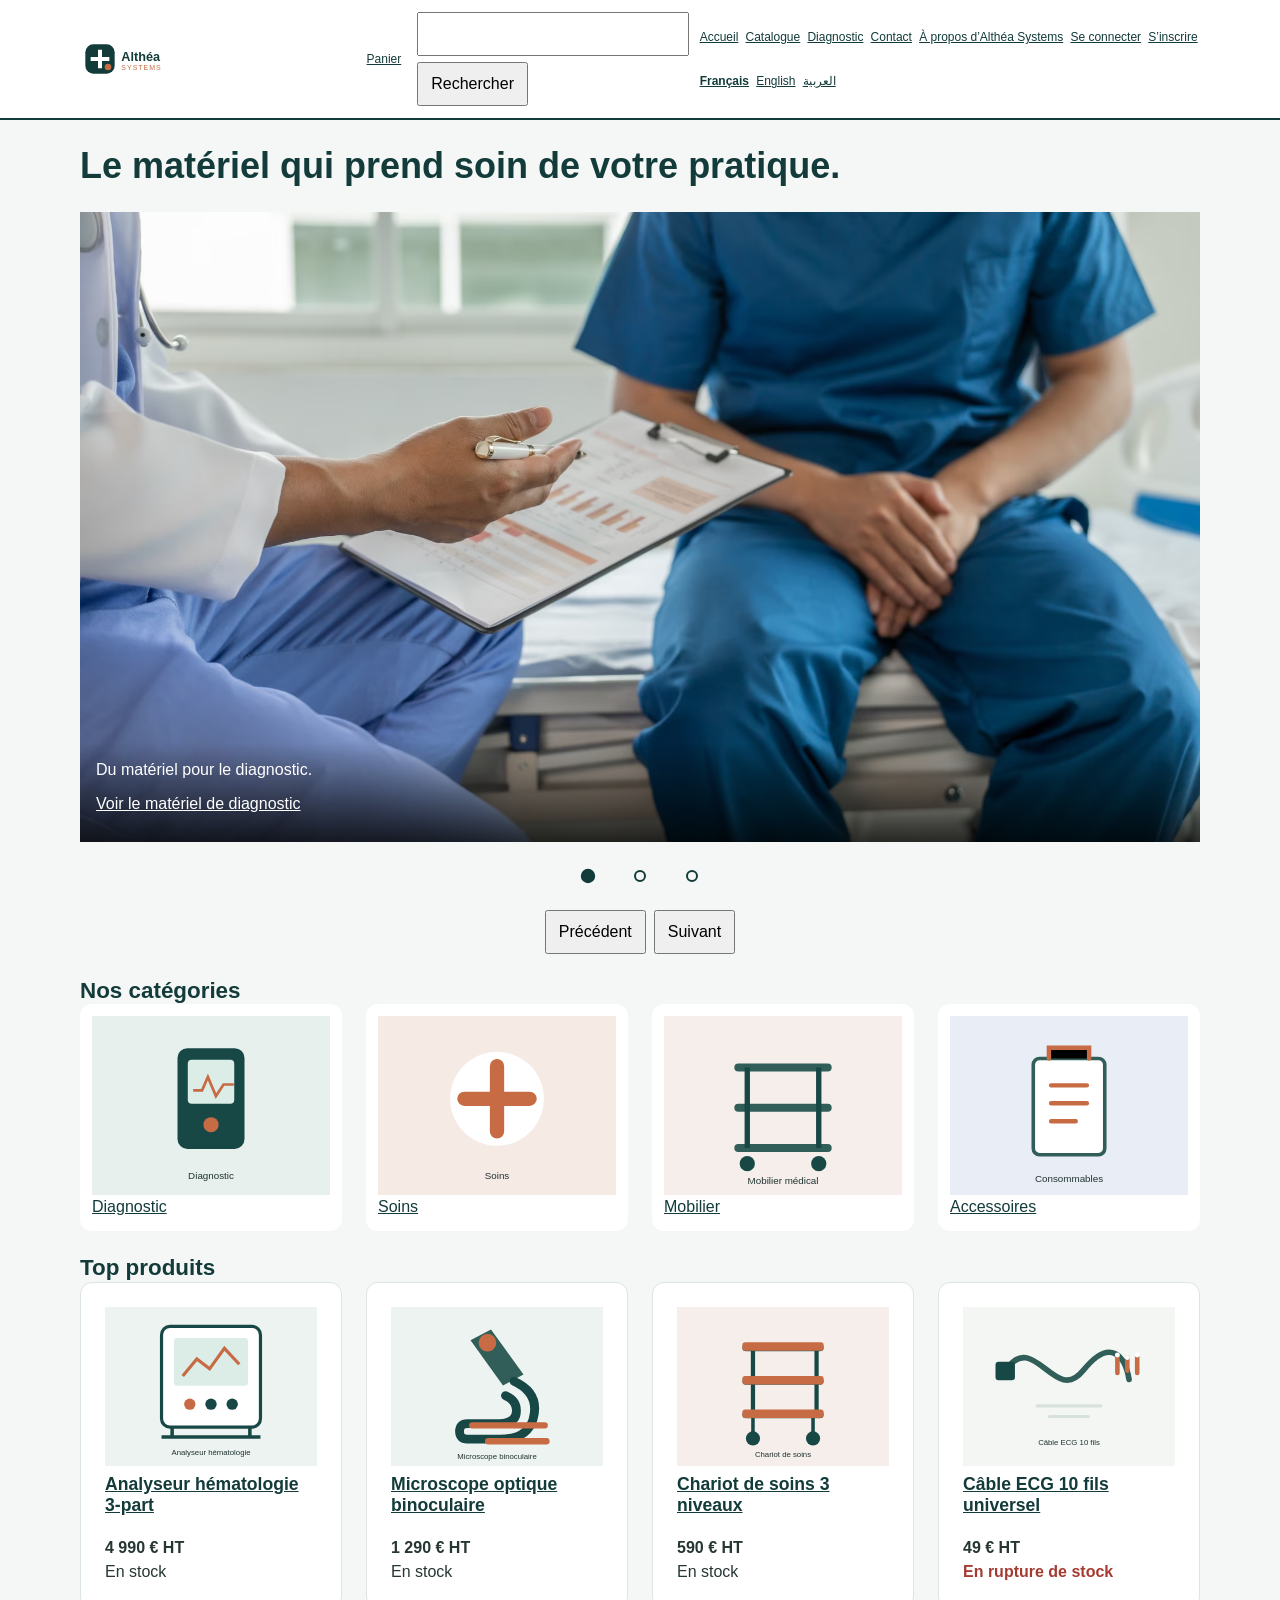
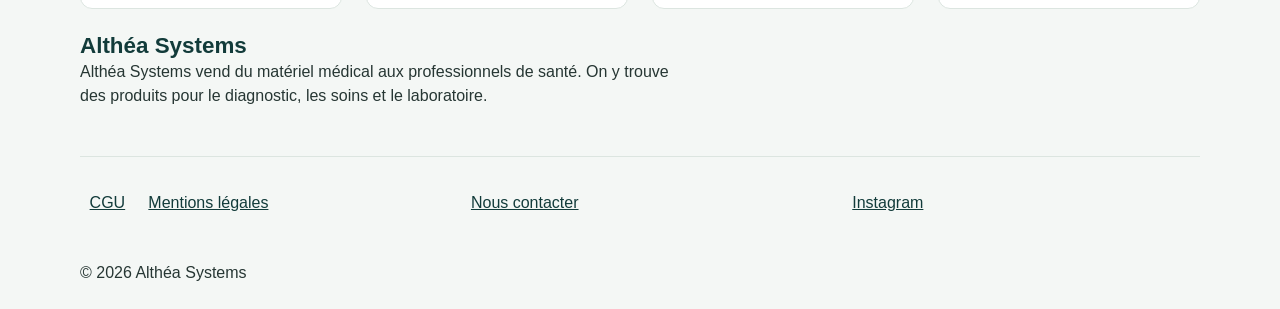
<file: index.html>
<!doctype html>
<html lang="fr">
  <head>
    <meta charset="utf-8">
    <meta http-equiv="Content-Security-Policy" content="default-src 'self'; img-src 'self' data:; style-src 'self'; script-src 'self'; object-src 'none'; base-uri 'self'; form-action 'self'">
    <meta name="referrer" content="strict-origin-when-cross-origin">
    <meta name="viewport" content="width=device-width, initial-scale=1">
    <meta name="description" content="Accueil Althéa Systems : matériel médical, diagnostic, soins et laboratoire.">
    <link rel="icon" href="img/favicon.svg" type="image/svg+xml">
    <link rel="stylesheet" href="css/variables.css">
    <link rel="stylesheet" href="css/style.css">
    <title>
      Accueil - Althéa Systems
    </title>
      <script type="module" src="js/main.js"></script>
  </head>
  <body>
    <a class="evitement" href="#contenu">
      Aller au contenu
    </a>
    <header class="entete">
      <a class="logo" href="index.html">
        <img src="img/logo.svg" alt="Althéa Systems, accueil" width="180" height="48">
      </a>
      <a class="panier" href="panier.html">
        Panier
        <span class="visuellement-cache">(0 article)</span>
      </a>
      <button class="menu-bouton" type="button" aria-expanded="true" aria-controls="menu-principal">
        Menu
      </button>
      <form class="recherche" role="search" action="recherche.html" method="get">
        <label for="q">
          Rechercher un produit
        </label>
        <input id="q" name="q" type="search">
        <button type="submit">
          Rechercher
        </button>
      </form>
      <nav class="menu" id="menu-principal" aria-label="Menu principal">
        <ul class="liste-reset">
          <li>
            <a href="index.html">
              Accueil
            </a>
          </li>
          <li>
            <a href="catalogue.html">
              Catalogue
            </a>
          </li>
          <li>
            <a href="categorie.html">
              Diagnostic
            </a>
          </li>
          <li>
            <a href="index.html#contact">
              Contact
            </a>
          </li>
          <li>
            <a href="index.html#presentation">
              À propos d’Althéa Systems
            </a>
          </li>
          <li>
            <a href="connexion.html">
              Se connecter
            </a>
          </li>
          <li>
            <a href="inscription.html">
              S’inscrire
            </a>
          </li>
        </ul>
        <ul class="langues liste-reset" aria-label="Choisir une langue">
          <li><a href="index.html" lang="fr" hreflang="fr" aria-current="true">Français</a></li>
          <li><a href="en/index.html" lang="en" hreflang="en">English</a></li>
          <li><a href="ar/index.html" lang="ar" hreflang="ar" dir="rtl">العربية</a></li>
        </ul>
      </nav>
    </header>
    <main id="contenu" class="page">
      <h1>
        Le matériel qui prend soin de votre pratique.
      </h1>
      <section class="carrousel" aria-label="À la une">
        <ul id="une-defile" class="defile liste-reset" tabindex="0" aria-label="Carrousel, à faire défiler">
          <li id="une-1" class="slide">
            <picture>
              <source media="(max-width: 47.999rem)" srcset="img/diagnostic-carre.svg">
              <img src="img/diagnostic.jpg" alt="Appareil de diagnostic médical" width="720" height="405" fetchpriority="high">
            </picture>
            <div class="slide-texte">
              <p>
                Du matériel pour le diagnostic.
              </p>
              <a href="categorie.html">
                Voir le matériel de diagnostic
              </a>
            </div>
          </li>
          <li id="une-2" class="slide">
            <img src="img/soins.jpg" alt="Matériel destiné aux soins" width="720" height="405" loading="lazy">
            <div class="slide-texte">
              <p>
                Des produits pour les soins.
              </p>
              <a href="categorie.html">
                Voir les produits
              </a>
            </div>
          </li>
          <li id="une-3" class="slide">
            <img src="img/laboratoire.jpg" alt="Équipement médical de laboratoire" width="720" height="405" loading="lazy">
            <div class="slide-texte">
              <p>
                Du matériel pour le laboratoire.
              </p>
              <a href="categorie.html">
                Voir les produits
              </a>
            </div>
          </li>
        </ul>
        <nav class="pastilles" aria-label="Choisir une diapositive">
          <a href="#une-1">
            <span class="visuellement-cache">
              Diapositive 1
            </span>
          </a>
          <a href="#une-2">
            <span class="visuellement-cache">
              Diapositive 2
            </span>
          </a>
          <a href="#une-3">
            <span class="visuellement-cache">
              Diapositive 3
            </span>
          </a>
        </nav>
        <div class="carrousel-boutons">
          <button class="precedent" type="button" aria-controls="une-defile">Précédent</button>
          <button class="suivant" type="button" aria-controls="une-defile">Suivant</button>
        </div>
      </section>

      <section class="categories">
        <h2>
          Nos catégories
        </h2>
        <ul class="liste-reset">
          <li>
            <a href="categorie.html">
              <img src="img/categorie-diagnostic.svg" alt="" width="400" height="300">
              Diagnostic
            </a>
          </li>
          <li>
            <a href="categorie.html">
              <img src="img/categorie-soins.svg" alt="" width="400" height="300">
              Soins
            </a>
          </li>
          <li>
            <a href="categorie.html">
              <img src="img/categorie-mobilier.svg" alt="" width="400" height="300">
              Mobilier
            </a>
          </li>
          <li>
            <a href="categorie.html">
              <img src="img/categorie-consommables.svg" alt="" width="400" height="300">
              Accessoires
            </a>
          </li>
        </ul>
      </section>
      <section class="top-produits">
        <h2>
          Top produits
        </h2>
        <ul class="produits liste-reset">
          <li>
            <article class="produit">
              <img src="img/analyseur.svg" alt="Illustration : Analyseur hématologie 3-part" width="400" height="300" loading="lazy">
              <h3>
                <a href="produit.html?produit=analyseur">
                  Analyseur hématologie 3-part
                </a>
              </h3>
              <p class="prix">
                4 990 € HT
              </p>
              <p class="stock">
                En stock
              </p>
            </article>
          </li>
          <li>
            <article class="produit">
              <img src="img/microscope.svg" alt="Illustration : Microscope optique binoculaire" width="400" height="300" loading="lazy">
              <h3>
                <a href="produit.html?produit=microscope">
                  Microscope optique binoculaire
                </a>
              </h3>
              <p class="prix">
                1 290 € HT
              </p>
              <p class="stock">
                En stock
              </p>
            </article>
          </li>
          <li>
            <article class="produit">
              <img src="img/chariot.svg" alt="Illustration : Chariot de soins 3 niveaux" width="400" height="300" loading="lazy">
              <h3>
                <a href="produit.html?produit=chariot">
                  Chariot de soins 3 niveaux
                </a>
              </h3>
              <p class="prix">
                590 € HT
              </p>
              <p class="stock">
                En stock
              </p>
            </article>
          </li>
          <li>
            <article class="produit">
              <img src="img/cable-ecg.svg" alt="Illustration : Câble ECG 10 fils universel" width="400" height="300" loading="lazy">
              <h3>
                <a href="produit.html?produit=cable-ecg">
                  Câble ECG 10 fils universel
                </a>
              </h3>
              <p class="prix">
                49 € HT
              </p>
              <p class="stock stock-rupture">
                En rupture de stock
              </p>
            </article>
          </li>
        </ul>
      </section>
      <section id="presentation">
        <h2>
          Althéa Systems
        </h2>
        <p>
          Althéa Systems vend du matériel médical aux professionnels de santé.
          On y trouve des produits pour le diagnostic, les soins et le laboratoire.
        </p>
      </section>

    </main>
    <footer class="pied page">
      <nav aria-label="Informations légales">
        <ul class="liste-reset">
          <li>
            <a href="index.html#cgu">
              CGU
            </a>
          </li>
          <li>
            <a href="index.html#mentions">
              Mentions légales
            </a>
          </li>
        </ul>
      </nav>
      <nav id="contact" aria-label="Contact">
        <ul class="liste-reset">
          <li>
            <a href="index.html#contact">
              Nous contacter
            </a>
          </li>
        </ul>
      </nav>
      <nav aria-label="Réseaux sociaux">
        <ul class="liste-reset">
          <li>
            <a href="https://www.instagram.com/" target="_blank" rel="noopener noreferrer">
              Instagram
              <span class="visuellement-cache">
                (nouvel onglet)
              </span>
            </a>
          </li>
        </ul>
      </nav>
      <p>
        © 2026 Althéa Systems
      </p>
      <span id="cgu" class="visuellement-cache">
        CGU de la maquette.
      </span>
      <span id="mentions" class="visuellement-cache">
        Mentions légales de la maquette.
      </span>
    </footer>
  </body>
</html>
</file>
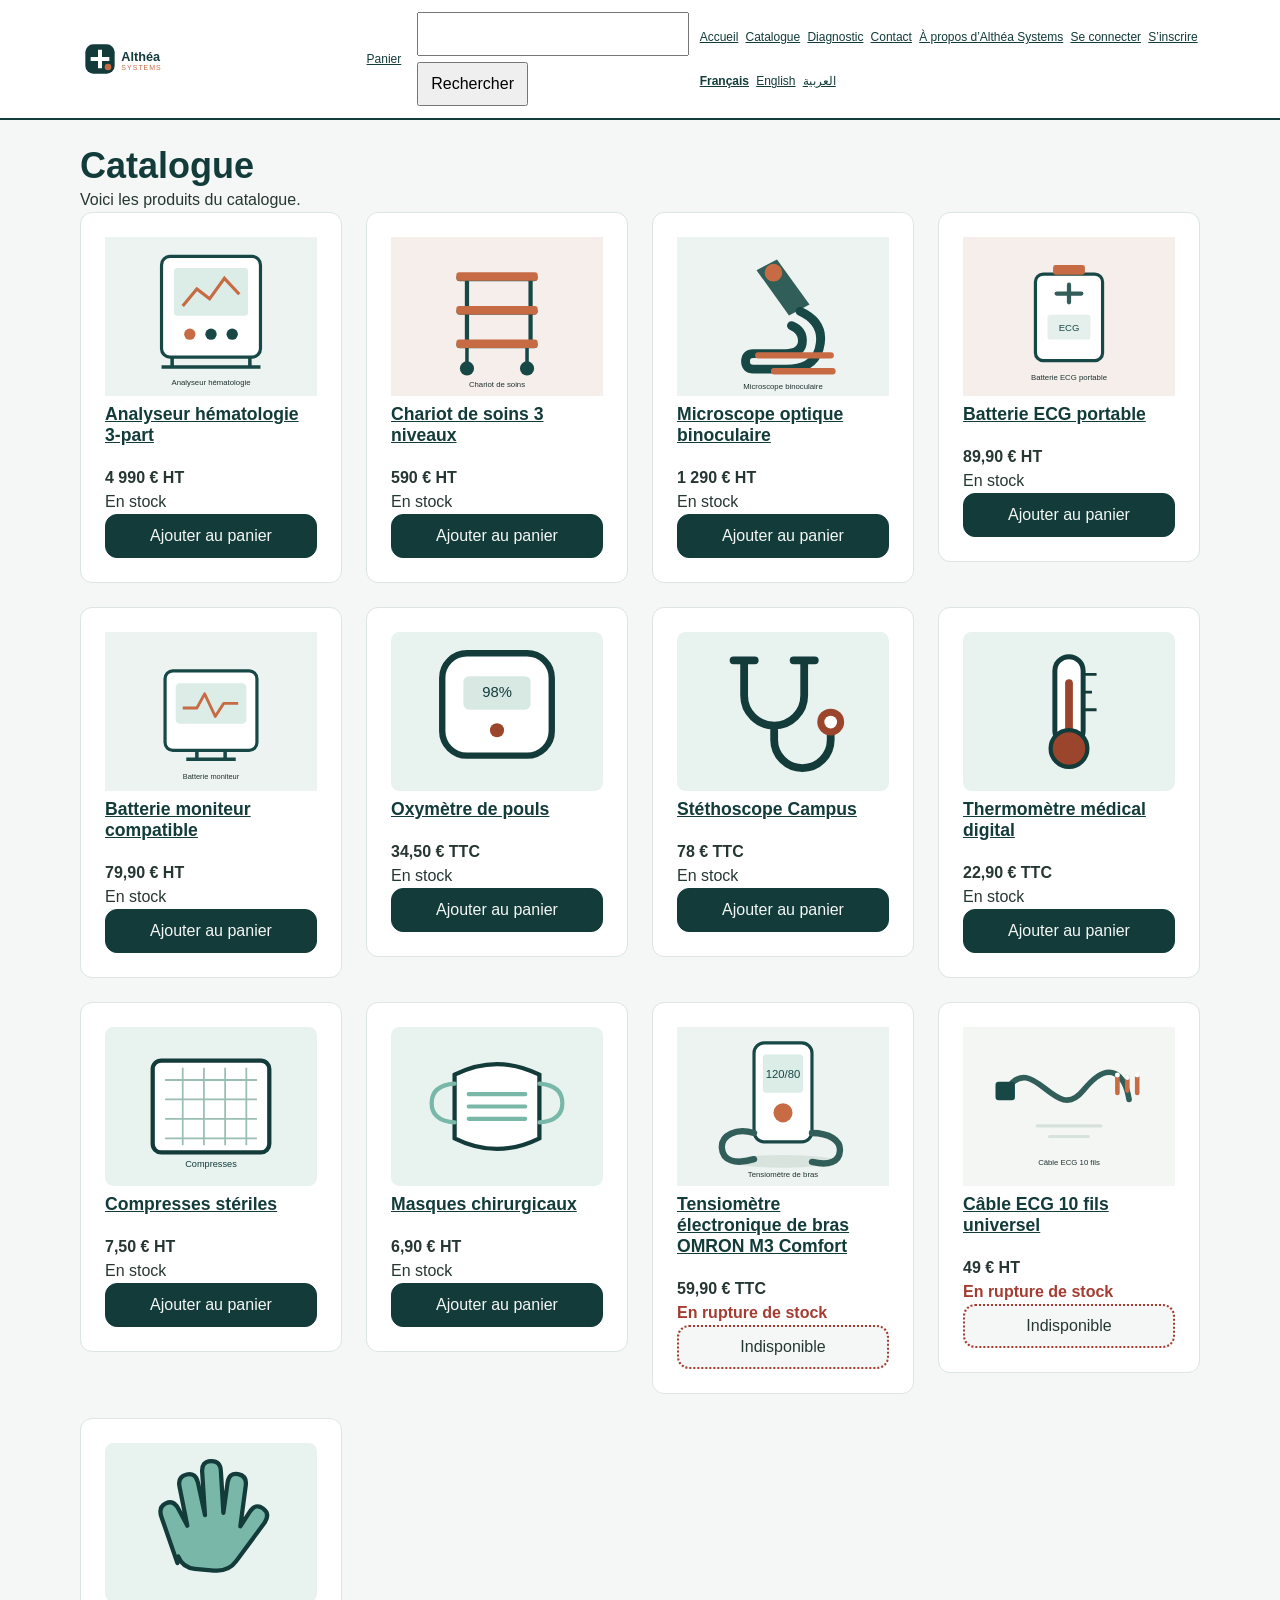
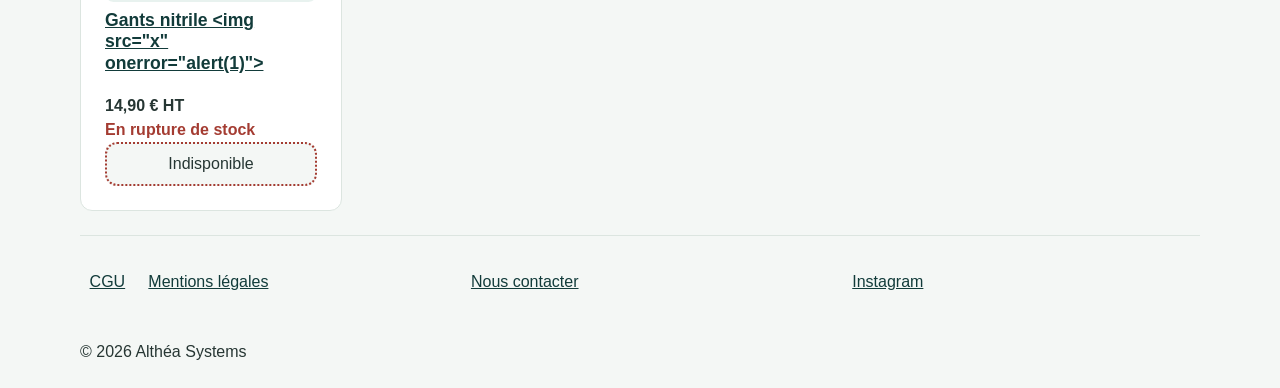
<file: catalogue.html>
<!doctype html>
<html lang="fr">
  <head>
    <meta charset="utf-8">
    <meta http-equiv="Content-Security-Policy" content="default-src 'self'; img-src 'self' data:; style-src 'self'; script-src 'self'; object-src 'none'; base-uri 'self'; form-action 'self'">
    <meta name="referrer" content="strict-origin-when-cross-origin">
    <meta name="viewport" content="width=device-width, initial-scale=1">
    <meta name="description" content="Catalogue du matériel médical Althéa Systems.">
    <link rel="icon" href="img/favicon.svg" type="image/svg+xml">
    <link rel="stylesheet" href="css/variables.css">
    <link rel="stylesheet" href="css/style.css">
    <title>
      Catalogue - Althéa Systems
    </title>
      <script type="module" src="js/main.js"></script>
  </head>
  <body>
    <a class="evitement" href="#contenu">
      Aller au contenu
    </a>
    <header class="entete">
      <a class="logo" href="index.html">
        <img src="img/logo.svg" alt="Althéa Systems, accueil" width="180" height="48">
      </a>
      <a class="panier" href="panier.html">
        Panier
        <span class="visuellement-cache">(0 article)</span>
      </a>
      <button class="menu-bouton" type="button" aria-expanded="true" aria-controls="menu-principal">
        Menu
      </button>
      <form class="recherche" role="search" action="recherche.html" method="get">
        <label for="q">
          Rechercher un produit
        </label>
        <input id="q" name="q" type="search">
        <button type="submit">
          Rechercher
        </button>
      </form>
      <nav class="menu" id="menu-principal" aria-label="Menu principal">
        <ul class="liste-reset">
          <li>
            <a href="index.html">
              Accueil
            </a>
          </li>
          <li>
            <a href="catalogue.html" aria-current="page">
              Catalogue
            </a>
          </li>
          <li>
            <a href="categorie.html">
              Diagnostic
            </a>
          </li>
          <li>
            <a href="index.html#contact">
              Contact
            </a>
          </li>
          <li>
            <a href="index.html#presentation">
              À propos d’Althéa Systems
            </a>
          </li>
          <li>
            <a href="connexion.html">
              Se connecter
            </a>
          </li>
          <li>
            <a href="inscription.html">
              S’inscrire
            </a>
          </li>
        </ul>
        <ul class="langues liste-reset" aria-label="Choisir une langue">
          <li><a href="catalogue.html" lang="fr" hreflang="fr" aria-current="true">Français</a></li>
          <li><a href="en/catalogue.html" lang="en" hreflang="en">English</a></li>
          <li><a href="ar/catalogue.html" lang="ar" hreflang="ar" dir="rtl">العربية</a></li>
        </ul>
      </nav>
    </header>
    <main id="contenu" class="page">
      <h1>
        Catalogue
      </h1>
      <p>
        Voici les produits du catalogue.
      </p>
      <ul id="liste-catalogue" class="produits liste-reset"></ul>
    </main>
    <footer class="pied page">
      <nav aria-label="Informations légales">
        <ul class="liste-reset">
          <li>
            <a href="index.html#cgu">
              CGU
            </a>
          </li>
          <li>
            <a href="index.html#mentions">
              Mentions légales
            </a>
          </li>
        </ul>
      </nav>
      <nav id="contact" aria-label="Contact">
        <ul class="liste-reset">
          <li>
            <a href="index.html#contact">
              Nous contacter
            </a>
          </li>
        </ul>
      </nav>
      <nav aria-label="Réseaux sociaux">
        <ul class="liste-reset">
          <li>
            <a href="https://www.instagram.com/" target="_blank" rel="noopener noreferrer">
              Instagram
              <span class="visuellement-cache">
                (nouvel onglet)
              </span>
            </a>
          </li>
        </ul>
      </nav>
      <p>
        © 2026 Althéa Systems
      </p>
      <span id="cgu" class="visuellement-cache">
        CGU de la maquette.
      </span>
      <span id="mentions" class="visuellement-cache">
        Mentions légales de la maquette.
      </span>
    </footer>
  </body>
</html>
</file>
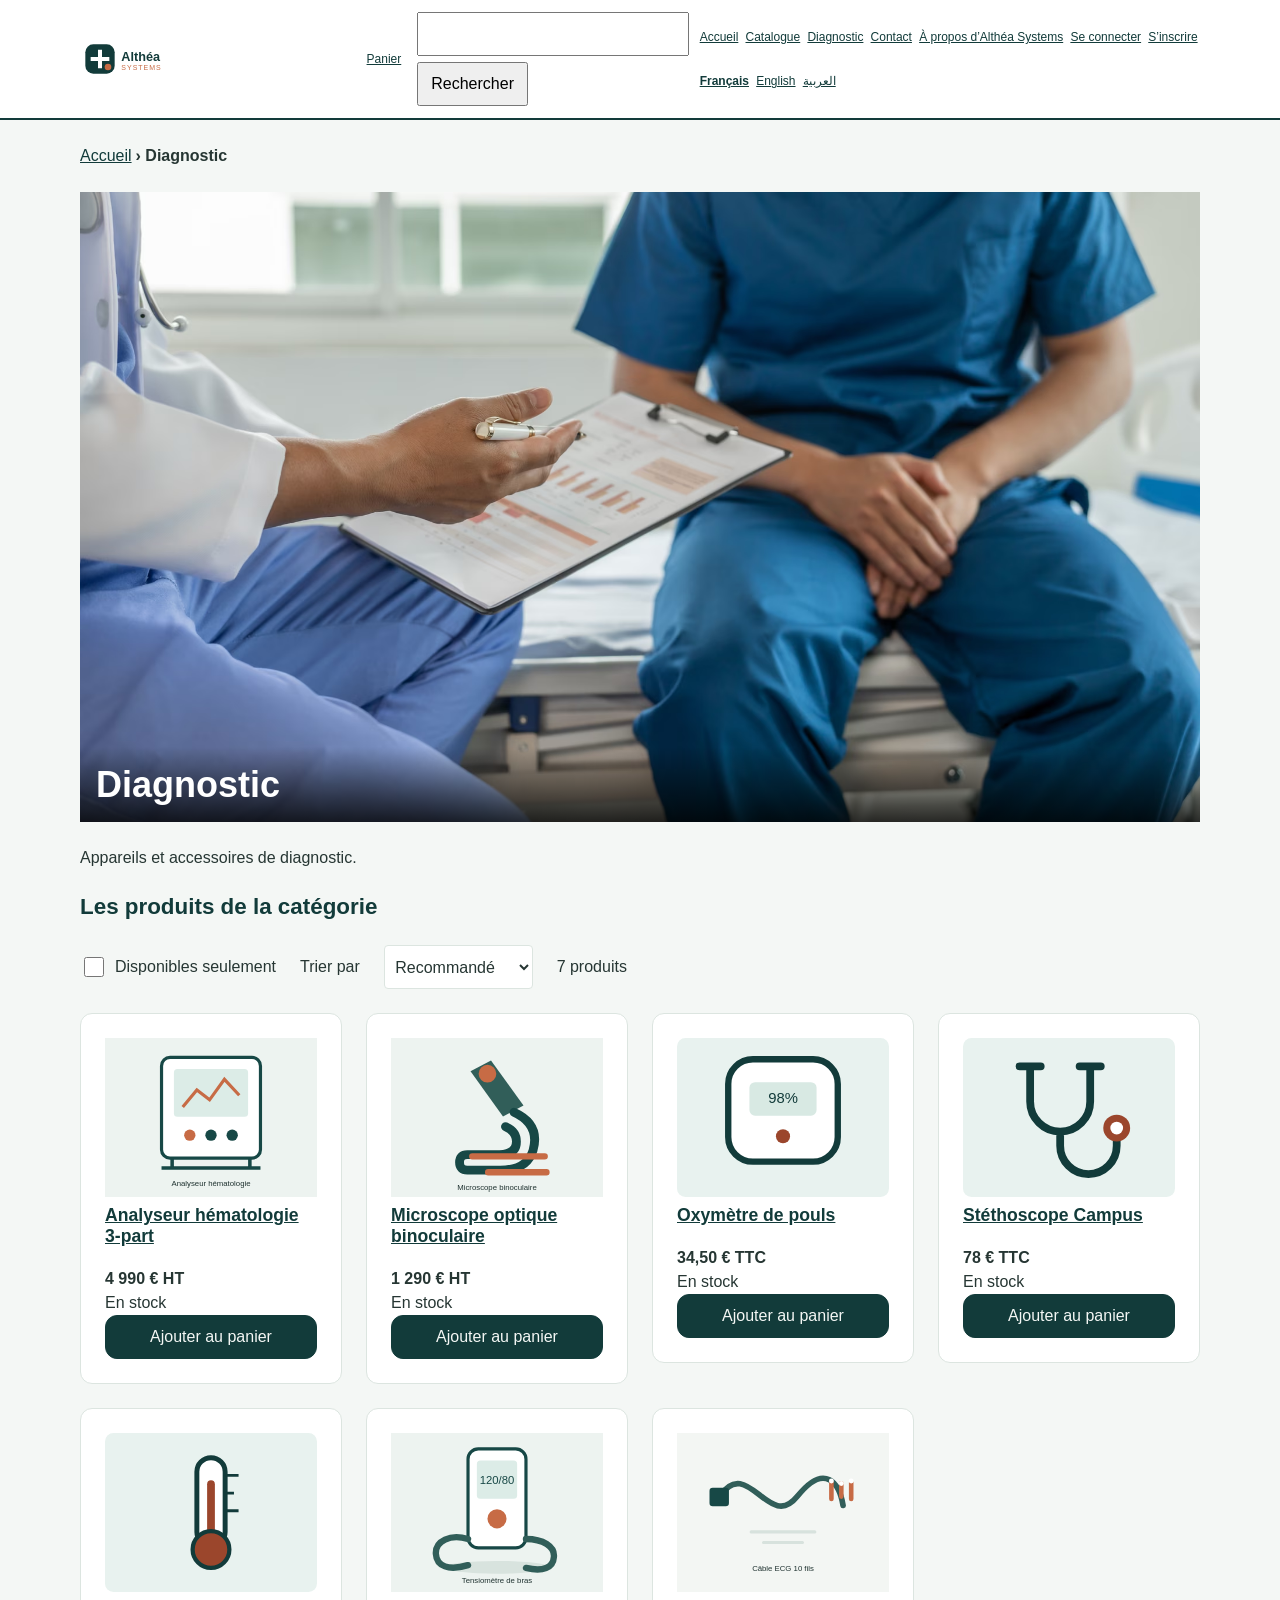
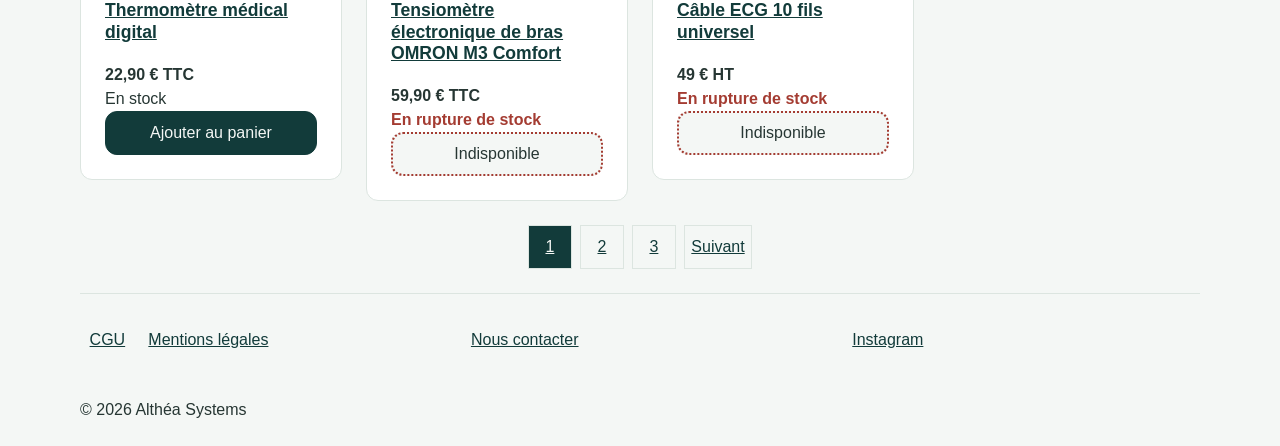
<file: categorie.html>
<!doctype html>
<html lang="fr">
  <head>
    <meta charset="utf-8">
    <meta http-equiv="Content-Security-Policy" content="default-src 'self'; img-src 'self' data:; style-src 'self'; script-src 'self'; object-src 'none'; base-uri 'self'; form-action 'self'">
    <meta name="referrer" content="strict-origin-when-cross-origin">
    <meta name="viewport" content="width=device-width, initial-scale=1">
    <meta name="description" content="Matériel de diagnostic et accessoires médicaux.">
    <link rel="icon" href="img/favicon.svg" type="image/svg+xml">
    <link rel="stylesheet" href="css/variables.css">
    <link rel="stylesheet" href="css/style.css">
    <title>
      Diagnostic - Althéa Systems
    </title>
      <script type="module" src="js/main.js"></script>
  </head>
  <body>
    <a class="evitement" href="#contenu">
      Aller au contenu
    </a>
    <header class="entete">
      <a class="logo" href="index.html">
        <img src="img/logo.svg" alt="Althéa Systems, accueil" width="180" height="48">
      </a>
      <a class="panier" href="panier.html">
        Panier
        <span class="visuellement-cache">(0 article)</span>
      </a>
      <button class="menu-bouton" type="button" aria-expanded="true" aria-controls="menu-principal">
        Menu
      </button>
      <form class="recherche" role="search" action="recherche.html" method="get">
        <label for="q">
          Rechercher un produit
        </label>
        <input id="q" name="q" type="search">
        <button type="submit">
          Rechercher
        </button>
      </form>
      <nav class="menu" id="menu-principal" aria-label="Menu principal">
        <ul class="liste-reset">
          <li>
            <a href="index.html">
              Accueil
            </a>
          </li>
          <li>
            <a href="catalogue.html">
              Catalogue
            </a>
          </li>
          <li>
            <a href="categorie.html" aria-current="page">
              Diagnostic
            </a>
          </li>
          <li>
            <a href="index.html#contact">
              Contact
            </a>
          </li>
          <li>
            <a href="index.html#presentation">
              À propos d’Althéa Systems
            </a>
          </li>
          <li>
            <a href="connexion.html">
              Se connecter
            </a>
          </li>
          <li>
            <a href="inscription.html">
              S’inscrire
            </a>
          </li>
        </ul>
        <ul class="langues liste-reset" aria-label="Choisir une langue">
          <li><a href="categorie.html" lang="fr" hreflang="fr" aria-current="true">Français</a></li>
          <li><a href="en/categorie.html" lang="en" hreflang="en">English</a></li>
          <li><a href="ar/categorie.html" lang="ar" hreflang="ar" dir="rtl">العربية</a></li>
        </ul>
      </nav>
    </header>
    <main id="contenu" class="page">
      <nav class="fil-ariane" aria-label="Fil d’Ariane">
        <ol class="liste-reset">
          <li>
            <a href="index.html">
              Accueil
            </a>
          </li>
          <li aria-current="page">
            Diagnostic
          </li>
        </ol>
      </nav>
      <section class="bandeau">
        <img src="img/diagnostic.jpg" alt="" width="720" height="405">
        <h1>
          Diagnostic
        </h1>
      </section>
      <p>
        Appareils et accessoires de diagnostic.
      </p>
      <section>
        <h2>
          Les produits de la catégorie
        </h2>
        <div class="filtre">
          <label class="filtre-case">
            <input id="dispo-seulement" type="checkbox">
            Disponibles seulement
          </label>
          <label for="choix-tri">Trier par</label>
          <select id="choix-tri">
            <option value="recommande">Recommandé</option>
            <option value="prix-croissant">Prix croissant</option>
            <option value="prix-decroissant">Prix décroissant</option>
          </select>
          <p id="nb-produits" aria-live="polite"></p>
        </div>
        <p id="message-catalogue" aria-live="polite"></p>
        <ul id="liste-produits" class="produits liste-reset">
          <!-- Les cartes sont créées par js/catalogue.js. -->
        </ul>
      </section>
      <nav class="pagination" aria-label="Pagination">
        <ul class="liste-reset">
          <li>
            <a href="categorie.html?page=1" aria-current="page">
              <span class="visuellement-cache">
                Page
              </span>
              1
            </a>
          </li>
          <li>
            <a href="categorie.html?page=2">
              <span class="visuellement-cache">
                Page
              </span>
              2
            </a>
          </li>
          <li>
            <a href="categorie.html?page=3">
              <span class="visuellement-cache">
                Page
              </span>
              3
            </a>
          </li>
          <li>
            <a href="categorie.html?page=2">
              Suivant
            </a>
          </li>
        </ul>
      </nav>
    </main>
    <footer class="pied page">
      <nav aria-label="Informations légales">
        <ul class="liste-reset">
          <li>
            <a href="index.html#cgu">
              CGU
            </a>
          </li>
          <li>
            <a href="index.html#mentions">
              Mentions légales
            </a>
          </li>
        </ul>
      </nav>
      <nav id="contact" aria-label="Contact">
        <ul class="liste-reset">
          <li>
            <a href="index.html#contact">
              Nous contacter
            </a>
          </li>
        </ul>
      </nav>
      <nav aria-label="Réseaux sociaux">
        <ul class="liste-reset">
          <li>
            <a href="https://www.instagram.com/" target="_blank" rel="noopener noreferrer">
              Instagram
              <span class="visuellement-cache">
                (nouvel onglet)
              </span>
            </a>
          </li>
        </ul>
      </nav>
      <p>
        © 2026 Althéa Systems
      </p>
      <span id="cgu" class="visuellement-cache">
        CGU de la maquette.
      </span>
      <span id="mentions" class="visuellement-cache">
        Mentions légales de la maquette.
      </span>
    </footer>
  </body>
</html>
</file>
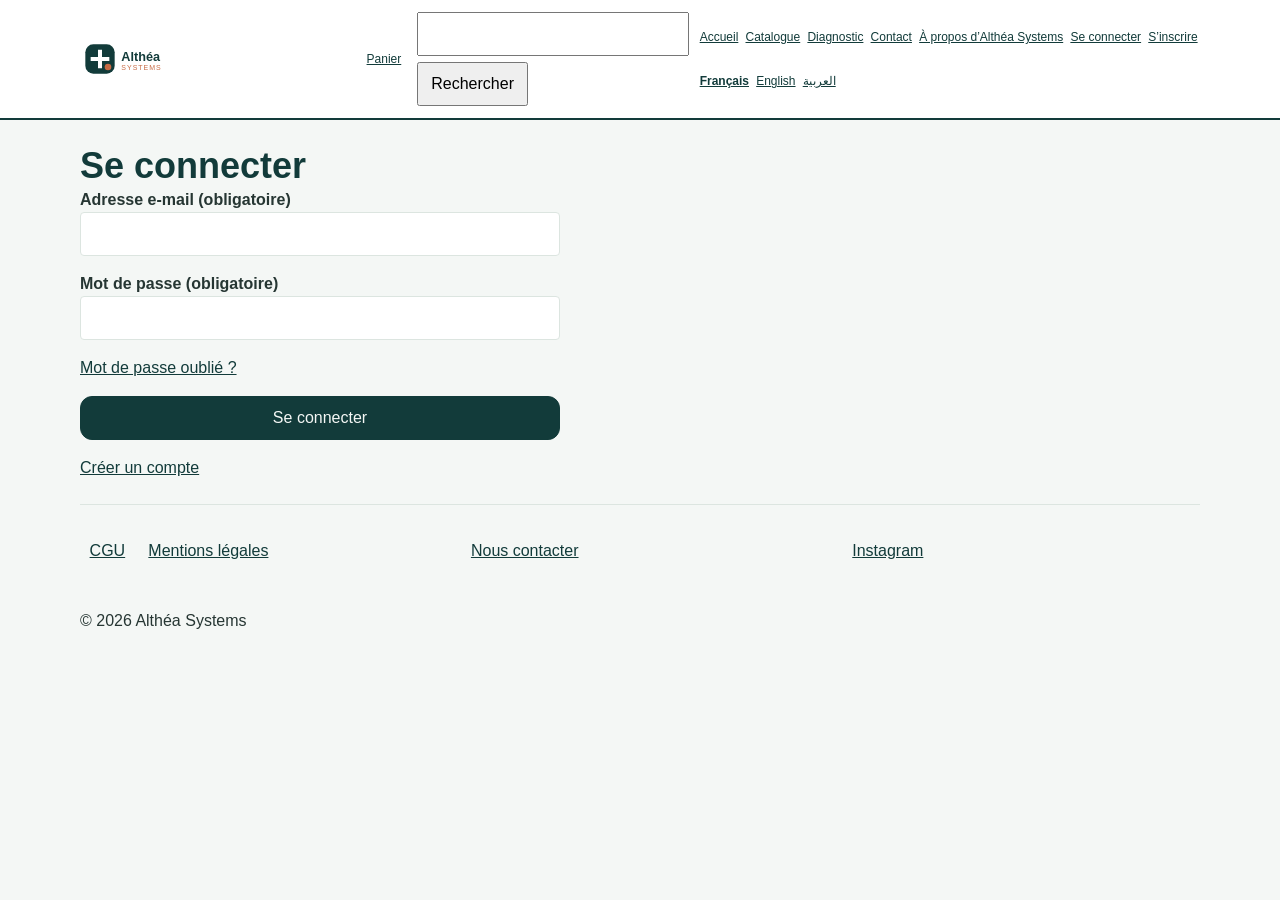
<file: connexion.html>
<!doctype html>
<html lang="fr">
  <head>
    <meta charset="utf-8">
    <meta http-equiv="Content-Security-Policy" content="default-src 'self'; img-src 'self' data:; style-src 'self'; script-src 'self'; object-src 'none'; base-uri 'self'; form-action 'self'">
    <meta name="referrer" content="strict-origin-when-cross-origin">
    <meta name="viewport" content="width=device-width, initial-scale=1">
    <meta name="description" content="Connexion à votre compte Althéa Systems.">
    <link rel="icon" href="img/favicon.svg" type="image/svg+xml">
    <link rel="stylesheet" href="css/variables.css">
    <link rel="stylesheet" href="css/style.css">
    <title>
      Se connecter - Althéa Systems
    </title>
      <script type="module" src="js/main.js"></script>
  </head>
  <body>
    <a class="evitement" href="#contenu">
      Aller au contenu
    </a>
    <header class="entete">
      <a class="logo" href="index.html">
        <img src="img/logo.svg" alt="Althéa Systems, accueil" width="180" height="48">
      </a>
      <a class="panier" href="panier.html">
        Panier
        <span class="visuellement-cache">(0 article)</span>
      </a>
      <button class="menu-bouton" type="button" aria-expanded="true" aria-controls="menu-principal">
        Menu
      </button>
      <form class="recherche" role="search" action="recherche.html" method="get">
        <label for="q">
          Rechercher un produit
        </label>
        <input id="q" name="q" type="search">
        <button type="submit">
          Rechercher
        </button>
      </form>
      <nav class="menu" id="menu-principal" aria-label="Menu principal">
        <ul class="liste-reset">
          <li>
            <a href="index.html">
              Accueil
            </a>
          </li>
          <li>
            <a href="catalogue.html">
              Catalogue
            </a>
          </li>
          <li>
            <a href="categorie.html">
              Diagnostic
            </a>
          </li>
          <li>
            <a href="index.html#contact">
              Contact
            </a>
          </li>
          <li>
            <a href="index.html#presentation">
              À propos d’Althéa Systems
            </a>
          </li>
          <li>
            <a href="connexion.html">
              Se connecter
            </a>
          </li>
          <li>
            <a href="inscription.html">
              S’inscrire
            </a>
          </li>
        </ul>
        <ul class="langues liste-reset" aria-label="Choisir une langue">
          <li><a href="connexion.html" lang="fr" hreflang="fr" aria-current="true">Français</a></li>
          <li><a href="en/connexion.html" lang="en" hreflang="en">English</a></li>
          <li><a href="ar/connexion.html" lang="ar" hreflang="ar" dir="rtl">العربية</a></li>
        </ul>
      </nav>
    </header>
    <main id="contenu" class="page">
      <h1>
        Se connecter
      </h1>
      <form class="formulaire" action="connexion.html" method="post">
        <p>
          <label for="email">
            Adresse e-mail (obligatoire)
          </label>
          <input id="email" name="email" type="email" autocomplete="email" required>
          <span class="erreur">
            Saisissez une adresse e-mail valide.
          </span>
        </p>
        <p>
          <label for="mdp">
            Mot de passe (obligatoire)
          </label>
          <input id="mdp" name="mdp" type="password" autocomplete="current-password" required>
          <span class="erreur">
            Saisissez votre mot de passe.
          </span>
        </p>
        <p>
          <a href="#mdp-oublie" id="mdp-oublie">
            Mot de passe oublié ?
          </a>
        </p>
        <button class="btn" type="submit">
          Se connecter
        </button>
        <p>
          <a href="inscription.html">
            Créer un compte
          </a>
        </p>
      </form>
    </main>
    <footer class="pied page">
      <nav aria-label="Informations légales">
        <ul class="liste-reset">
          <li>
            <a href="index.html#cgu">
              CGU
            </a>
          </li>
          <li>
            <a href="index.html#mentions">
              Mentions légales
            </a>
          </li>
        </ul>
      </nav>
      <nav id="contact" aria-label="Contact">
        <ul class="liste-reset">
          <li>
            <a href="index.html#contact">
              Nous contacter
            </a>
          </li>
        </ul>
      </nav>
      <nav aria-label="Réseaux sociaux">
        <ul class="liste-reset">
          <li>
            <a href="https://www.instagram.com/" target="_blank" rel="noopener noreferrer">
              Instagram
              <span class="visuellement-cache">
                (nouvel onglet)
              </span>
            </a>
          </li>
        </ul>
      </nav>
      <p>
        © 2026 Althéa Systems
      </p>
    </footer>
  </body>
</html>
</file>
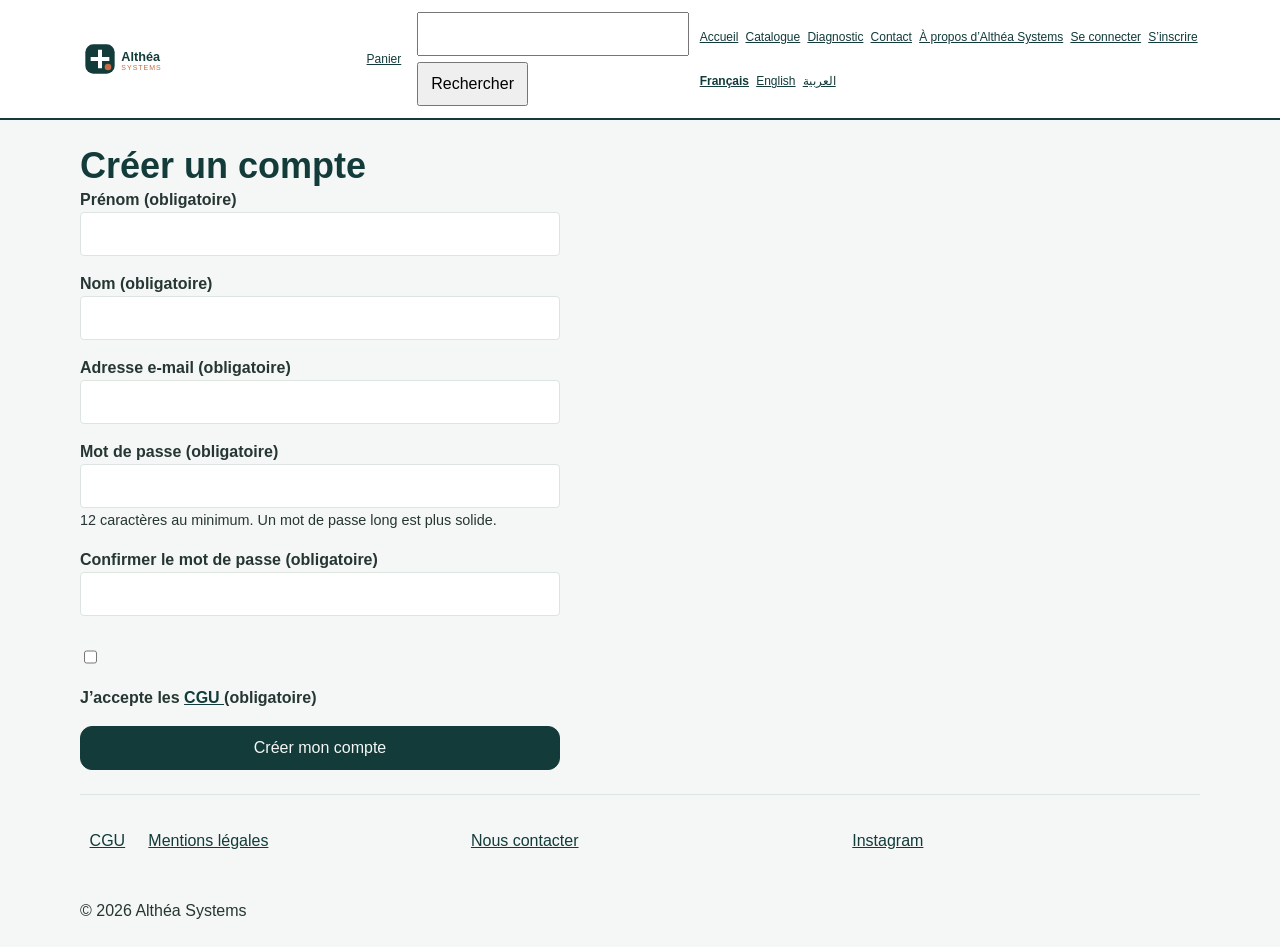
<file: inscription.html>
<!doctype html>
<html lang="fr">
  <head>
    <meta charset="utf-8">
    <meta http-equiv="Content-Security-Policy" content="default-src 'self'; img-src 'self' data:; style-src 'self'; script-src 'self'; object-src 'none'; base-uri 'self'; form-action 'self'">
    <meta name="referrer" content="strict-origin-when-cross-origin">
    <meta name="viewport" content="width=device-width, initial-scale=1">
    <meta name="description" content="Créer un compte Althéa Systems.">
    <link rel="icon" href="img/favicon.svg" type="image/svg+xml">
    <link rel="stylesheet" href="css/variables.css">
    <link rel="stylesheet" href="css/style.css">
    <title>
      Créer un compte - Althéa Systems
    </title>
      <script type="module" src="js/main.js"></script>
  </head>
  <body>
    <a class="evitement" href="#contenu">
      Aller au contenu
    </a>
    <header class="entete">
      <a class="logo" href="index.html">
        <img src="img/logo.svg" alt="Althéa Systems, accueil" width="180" height="48">
      </a>
      <a class="panier" href="panier.html">
        Panier
        <span class="visuellement-cache">(0 article)</span>
      </a>
      <button class="menu-bouton" type="button" aria-expanded="true" aria-controls="menu-principal">
        Menu
      </button>
      <form class="recherche" role="search" action="recherche.html" method="get">
        <label for="q">
          Rechercher un produit
        </label>
        <input id="q" name="q" type="search">
        <button type="submit">
          Rechercher
        </button>
      </form>
      <nav class="menu" id="menu-principal" aria-label="Menu principal">
        <ul class="liste-reset">
          <li>
            <a href="index.html">
              Accueil
            </a>
          </li>
          <li>
            <a href="catalogue.html">
              Catalogue
            </a>
          </li>
          <li>
            <a href="categorie.html">
              Diagnostic
            </a>
          </li>
          <li>
            <a href="index.html#contact">
              Contact
            </a>
          </li>
          <li>
            <a href="index.html#presentation">
              À propos d’Althéa Systems
            </a>
          </li>
          <li>
            <a href="connexion.html">
              Se connecter
            </a>
          </li>
          <li>
            <a href="inscription.html">
              S’inscrire
            </a>
          </li>
        </ul>
        <ul class="langues liste-reset" aria-label="Choisir une langue">
          <li><a href="inscription.html" lang="fr" hreflang="fr" aria-current="true">Français</a></li>
          <li><a href="en/inscription.html" lang="en" hreflang="en">English</a></li>
          <li><a href="ar/inscription.html" lang="ar" hreflang="ar" dir="rtl">العربية</a></li>
        </ul>
      </nav>
    </header>
    <main id="contenu" class="page">
      <h1>
        Créer un compte
      </h1>
      <form class="formulaire" action="inscription.html" method="post">
        <p>
          <label for="prenom">
            Prénom (obligatoire)
          </label>
          <input id="prenom" name="prenom" type="text" autocomplete="given-name" maxlength="50" required>
          <span class="erreur">
            Saisissez votre prénom.
          </span>
        </p>
        <p>
          <label for="nom">
            Nom (obligatoire)
          </label>
          <input id="nom" name="nom" type="text" autocomplete="family-name" maxlength="50" required>
          <span class="erreur">
            Saisissez votre nom.
          </span>
        </p>
        <p>
          <label for="courriel">
            Adresse e-mail (obligatoire)
          </label>
          <input id="courriel" name="courriel" type="email" autocomplete="email" maxlength="254" required>
          <span class="erreur">
            Saisissez une adresse e-mail valide.
          </span>
        </p>
        <p>
          <label for="nouveau-mdp">
            Mot de passe (obligatoire)
          </label>
          <input id="nouveau-mdp" name="motdepasse" type="password" autocomplete="new-password" minlength="12" aria-describedby="aide-mdp" required>
          <span class="aide" id="aide-mdp">
            12 caractères au minimum. Un mot de passe long est plus solide.
          </span>
          <span class="erreur">
            Le mot de passe doit contenir au moins 12 caractères.
          </span>
        </p>
        <p>
          <label for="confirmation">
            Confirmer le mot de passe (obligatoire)
          </label>
          <input id="confirmation" name="confirmation" type="password" autocomplete="new-password" minlength="12" required>
          <span class="erreur">
            Confirmez votre mot de passe.
          </span>
        </p>
        <p>
          <input id="cgu-accepte" name="cgu" type="checkbox" required>
          <label for="cgu-accepte">
            J’accepte les
            <a href="index.html#cgu">
              CGU
            </a>
            (obligatoire)
          </label>
        </p>
        <button class="btn" type="submit">
          Créer mon compte
        </button>
      </form>
    </main>
    <footer class="pied page">
      <nav aria-label="Informations légales">
        <ul class="liste-reset">
          <li>
            <a href="index.html#cgu">
              CGU
            </a>
          </li>
          <li>
            <a href="index.html#mentions">
              Mentions légales
            </a>
          </li>
        </ul>
      </nav>
      <nav id="contact" aria-label="Contact">
        <ul class="liste-reset">
          <li>
            <a href="index.html#contact">
              Nous contacter
            </a>
          </li>
        </ul>
      </nav>
      <nav aria-label="Réseaux sociaux">
        <ul class="liste-reset">
          <li>
            <a href="https://www.instagram.com/" target="_blank" rel="noopener noreferrer">
              Instagram
              <span class="visuellement-cache">
                (nouvel onglet)
              </span>
            </a>
          </li>
        </ul>
      </nav>
      <p>
        © 2026 Althéa Systems
      </p>
    </footer>
  </body>
</html>
</file>
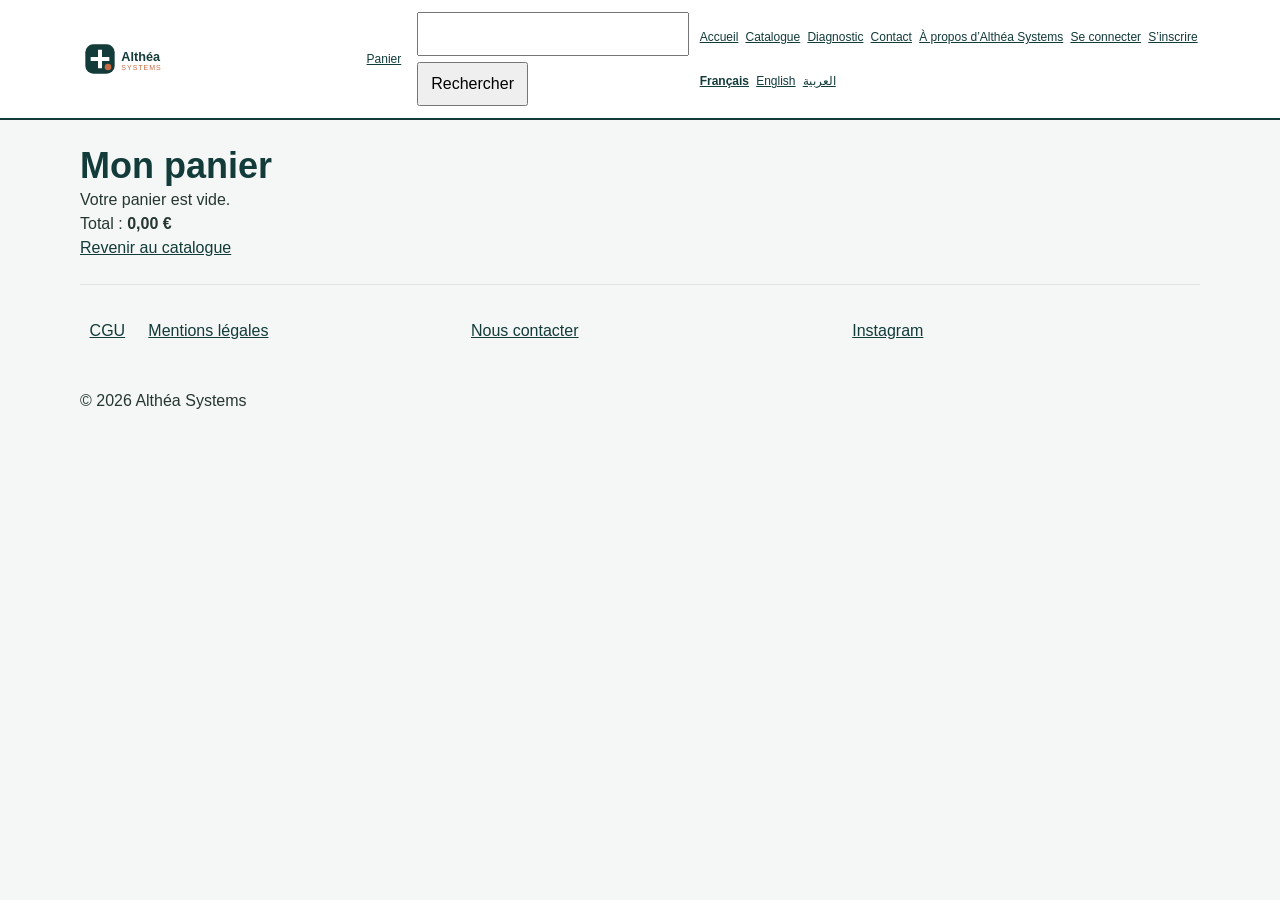
<file: panier.html>
<!doctype html>
<html lang="fr">
  <head>
    <meta charset="utf-8">
    <meta http-equiv="Content-Security-Policy" content="default-src 'self'; img-src 'self' data:; style-src 'self'; script-src 'self'; object-src 'none'; base-uri 'self'; form-action 'self'">
    <meta name="referrer" content="strict-origin-when-cross-origin">
    <meta name="viewport" content="width=device-width, initial-scale=1">
    <meta name="description" content="Panier de démonstration Althéa Systems.">
    <link rel="icon" href="img/favicon.svg" type="image/svg+xml">
    <link rel="stylesheet" href="css/variables.css">
    <link rel="stylesheet" href="css/style.css">
    <title>
      Panier - Althéa Systems
    </title>
      <script type="module" src="js/main.js"></script>
  </head>
  <body>
    <a class="evitement" href="#contenu">
      Aller au contenu
    </a>
    <header class="entete">
      <a class="logo" href="index.html">
        <img src="img/logo.svg" alt="Althéa Systems, accueil" width="180" height="48">
      </a>
      <a class="panier" href="panier.html">
        Panier
        <span class="visuellement-cache">(0 article)</span>
      </a>
      <button class="menu-bouton" type="button" aria-expanded="true" aria-controls="menu-principal">
        Menu
      </button>
      <form class="recherche" role="search" action="recherche.html" method="get">
        <label for="q">
          Rechercher un produit
        </label>
        <input id="q" name="q" type="search">
        <button type="submit">
          Rechercher
        </button>
      </form>
      <nav class="menu" id="menu-principal" aria-label="Menu principal">
        <ul class="liste-reset">
          <li>
            <a href="index.html">
              Accueil
            </a>
          </li>
          <li>
            <a href="catalogue.html">
              Catalogue
            </a>
          </li>
          <li>
            <a href="categorie.html">
              Diagnostic
            </a>
          </li>
          <li>
            <a href="index.html#contact">
              Contact
            </a>
          </li>
          <li>
            <a href="index.html#presentation">
              À propos d’Althéa Systems
            </a>
          </li>
          <li>
            <a href="connexion.html">
              Se connecter
            </a>
          </li>
          <li>
            <a href="inscription.html">
              S’inscrire
            </a>
          </li>
        </ul>
        <ul class="langues liste-reset" aria-label="Choisir une langue">
          <li><a href="panier.html" lang="fr" hreflang="fr" aria-current="true">Français</a></li>
          <li><a href="en/panier.html" lang="en" hreflang="en">English</a></li>
          <li><a href="ar/panier.html" lang="ar" hreflang="ar" dir="rtl">العربية</a></li>
        </ul>
      </nav>
    </header>
    <main id="contenu" class="page">
      <h1 id="titre-panier" tabindex="-1">Mon panier</h1>
      <p id="panier-vide">Votre panier est vide.</p>
      <ul id="lignes-panier" class="liste-reset"></ul>
      <p aria-live="polite">Total : <strong id="total-panier">0,00 €</strong></p>
      <p id="message-panier" aria-live="polite"></p>
      <p><a href="catalogue.html">Revenir au catalogue</a></p>
    </main>
    <footer class="pied page">
      <nav aria-label="Informations légales">
        <ul class="liste-reset">
          <li>
            <a href="index.html#cgu">
              CGU
            </a>
          </li>
          <li>
            <a href="index.html#mentions">
              Mentions légales
            </a>
          </li>
        </ul>
      </nav>
      <nav id="contact" aria-label="Contact">
        <ul class="liste-reset">
          <li>
            <a href="index.html#contact">
              Nous contacter
            </a>
          </li>
        </ul>
      </nav>
      <nav aria-label="Réseaux sociaux">
        <ul class="liste-reset">
          <li>
            <a href="https://www.instagram.com/" target="_blank" rel="noopener noreferrer">
              Instagram
              <span class="visuellement-cache">
                (nouvel onglet)
              </span>
            </a>
          </li>
        </ul>
      </nav>
      <p>
        © 2026 Althéa Systems
      </p>
    </footer>
  </body>
</html>
</file>
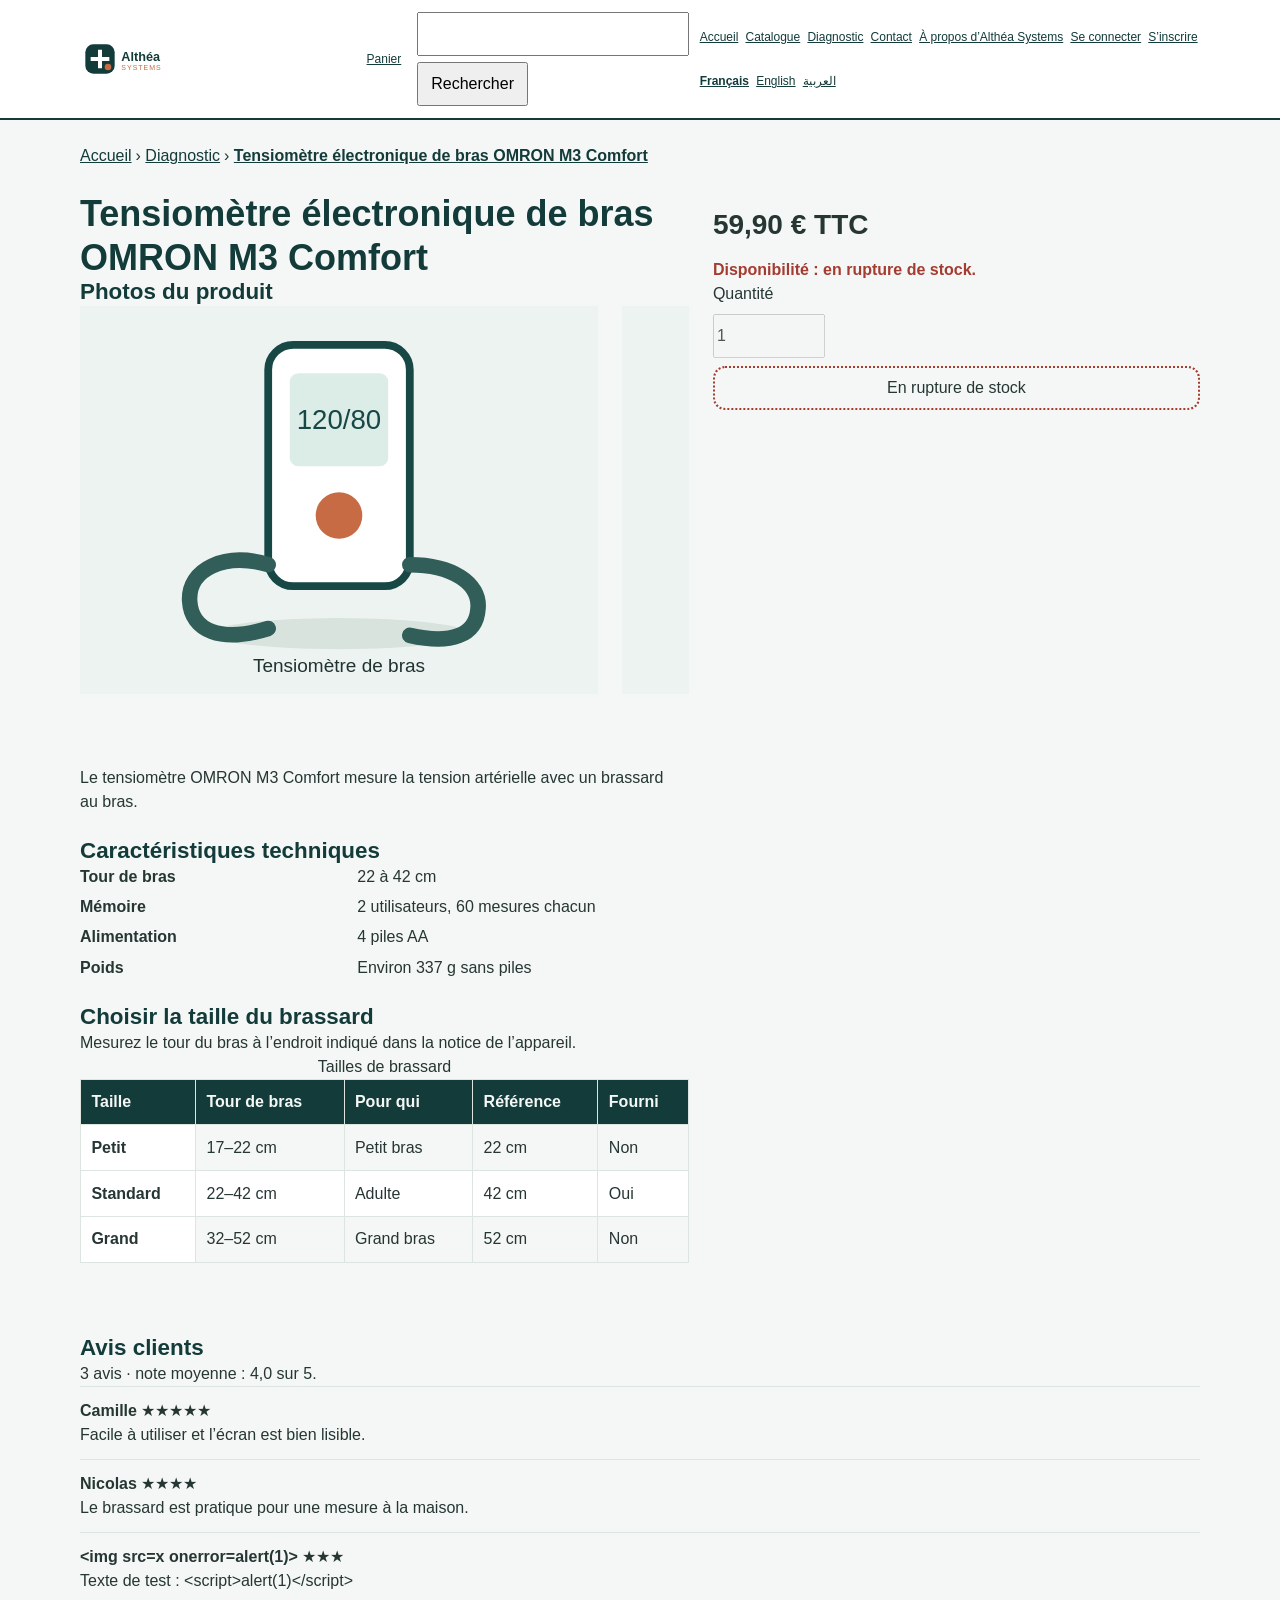
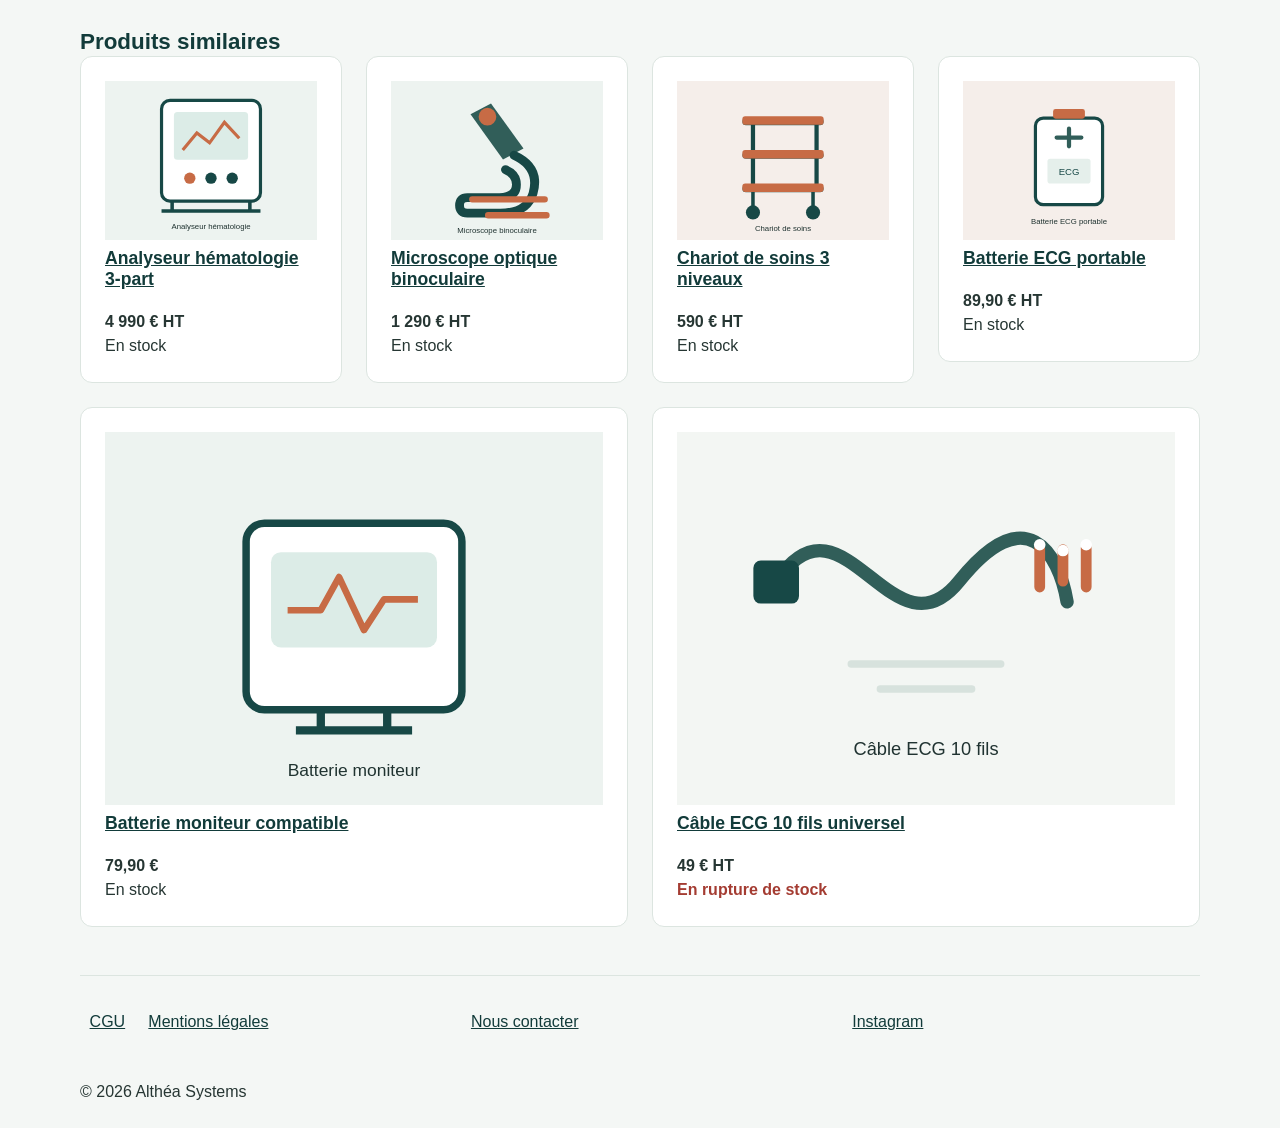
<file: produit.html>
<!doctype html>
<html lang="fr">
  <head>
    <meta charset="utf-8">
    <meta http-equiv="Content-Security-Policy" content="default-src 'self'; img-src 'self' data:; style-src 'self'; script-src 'self'; object-src 'none'; base-uri 'self'; form-action 'self'">
    <meta name="referrer" content="strict-origin-when-cross-origin">
    <meta name="viewport" content="width=device-width, initial-scale=1">
    <meta name="description" content="Fiche produit et caractéristiques du matériel médical.">
    <meta property="og:title" content="Tensiomètre électronique de bras OMRON M3 Comfort - Althéa Systems">
    <meta property="og:description" content="Tensiomètre électronique de bras OMRON M3 Comfort, prix et caractéristiques.">
    <meta property="og:image" content="https://novamed.pl/media/catalog/product/c/i/cisnieniomierz_naramienny_omron_m3_comfort_hem-7155-e.jpg">
    <meta property="og:type" content="product">
    <link rel="icon" href="img/favicon.svg" type="image/svg+xml">
    <link rel="stylesheet" href="css/variables.css">
    <link rel="stylesheet" href="css/style.css">
    <title>
      Produit - Althéa Systems
    </title>
      <script type="module" src="js/main.js"></script>
  </head>
  <body>
    <a class="evitement" href="#contenu">
      Aller au contenu
    </a>
    <header class="entete">
      <a class="logo" href="index.html">
        <img src="img/logo.svg" alt="Althéa Systems, accueil" width="180" height="48">
      </a>
      <a class="panier" href="panier.html">
        Panier
        <span class="visuellement-cache">(0 article)</span>
      </a>
      <button class="menu-bouton" type="button" aria-expanded="true" aria-controls="menu-principal">
        Menu
      </button>
      <form class="recherche" role="search" action="recherche.html" method="get">
        <label for="q">
          Rechercher un produit
        </label>
        <input id="q" name="q" type="search">
        <button type="submit">
          Rechercher
        </button>
      </form>
      <nav class="menu" id="menu-principal" aria-label="Menu principal">
        <ul class="liste-reset">
          <li>
            <a href="index.html">
              Accueil
            </a>
          </li>
          <li>
            <a href="catalogue.html">
              Catalogue
            </a>
          </li>
          <li>
            <a href="categorie.html">
              Diagnostic
            </a>
          </li>
          <li>
            <a href="index.html#contact">
              Contact
            </a>
          </li>
          <li>
            <a href="index.html#presentation">
              À propos d’Althéa Systems
            </a>
          </li>
          <li>
            <a href="connexion.html">
              Se connecter
            </a>
          </li>
          <li>
            <a href="inscription.html">
              S’inscrire
            </a>
          </li>
        </ul>
        <ul class="langues liste-reset" aria-label="Choisir une langue">
          <li><a href="produit.html" lang="fr" hreflang="fr" aria-current="true">Français</a></li>
          <li><a href="en/produit.html" lang="en" hreflang="en">English</a></li>
          <li><a href="ar/produit.html" lang="ar" hreflang="ar" dir="rtl">العربية</a></li>
        </ul>
      </nav>
    </header>
    <main id="contenu" class="page">
      <nav class="fil-ariane" aria-label="Fil d’Ariane">
        <ol class="liste-reset">
          <li>
            <a href="index.html">
              Accueil
            </a>
          </li>
          <li>
            <a href="categorie.html" id="categorie-fil">
              Diagnostic
            </a>
          </li>
          <li>
            <a href="produit.html?produit=tensiometre" id="produit-fil" aria-current="page">
              Tensiomètre électronique de bras
            </a>
          </li>
        </ol>
      </nav>
      <article class="fiche" data-id="tensiometre">
        <section class="fiche-images">
          <h1 id="nom-produit">
            Tensiomètre électronique de bras OMRON M3 Comfort
          </h1>
          <h2>
            Photos du produit
          </h2>
          <ul id="galerie-produit" class="defile galerie liste-reset" tabindex="0" aria-label="Photos du produit, à faire défiler">
            <li>
              <img src="img/tensiometre.svg" srcset="img/tensiometre.svg 400w, img/tensiometre.svg 800w" sizes="(min-width: 64rem) 50vw, 100vw" alt="Tensiomètre avec brassard" width="600" height="450">
            </li>
            <li>
              <img src="img/tensiometre-ecran.svg" srcset="img/tensiometre-ecran.svg 400w, img/tensiometre-ecran.svg 800w" sizes="(min-width: 64rem) 50vw, 100vw" alt="Écran du tensiomètre" width="600" height="450" loading="lazy">
            </li>
            <li>
              <img src="img/tensiometre-brassard.svg" srcset="img/tensiometre-brassard.svg 400w, img/tensiometre-brassard.svg 800w" sizes="(min-width: 64rem) 50vw, 100vw" alt="Brassard du tensiomètre" width="600" height="450" loading="lazy">
            </li>
          </ul>
        </section>
        <section class="fiche-infos">
          <p class="prix-fiche">
            <data id="prix-produit" value="59.90">
              59,90 € TTC
            </data>
          </p>
          <p class="stock stock-rupture" id="etat-stock">
            Disponibilité : en rupture de stock.
          </p>
          <form class="achat" action="panier.html" method="get">
            <label for="quantite">
              Quantité
            </label>
            <input id="quantite" name="quantite" type="number" min="1" max="10" value="1" disabled>
            <button class="btn" type="submit" disabled>
              Indisponible
            </button>
            <p class="message-achat" aria-live="polite"></p>
          </form>
        </section>
        <section class="fiche-description">
          <p id="description-produit">
            Le tensiomètre OMRON M3 Comfort mesure la tension artérielle avec un brassard.
          </p>
          <section class="caracteristiques">
            <h2>
              Caractéristiques techniques
            </h2>
            <dl id="liste-caracteristiques">
              <dt>
                Tour de bras
              </dt>
              <dd>
                22 à 42 cm
              </dd>
              <dt>
                Mémoire
              </dt>
              <dd>
                2 utilisateurs, 60 mesures chacun
              </dd>
              <dt>
                Alimentation
              </dt>
              <dd>
                4 piles AA
              </dd>
              <dt>
                Poids
              </dt>
              <dd>
                Environ 337 g sans piles
              </dd>
            </dl>
          </section>
          <section class="tailles">
            <h2>
              Choisir la taille du brassard
            </h2>
            <p>
              Mesurez le tour du bras à l’endroit indiqué dans la notice de l’appareil.
            </p>
            <div class="defile-tableau" tabindex="0" aria-label="Tableau des tailles, faites-le défiler au clavier">
              <table class="formats">
                <caption>
                  Tailles de brassard
                </caption>
                <thead>
                  <tr>
                    <th scope="col">
                      Taille
                    </th>
                    <th scope="col">
                      Tour de bras
                    </th>
                    <th scope="col">
                      Pour qui
                    </th>
                    <th scope="col">
                      Référence
                    </th>
                    <th scope="col">
                      Fourni
                    </th>
                  </tr>
                </thead>
                <tbody>
                  <tr>
                    <th scope="row">
                      Petit
                    </th>
                    <td>
                      17–22 cm
                    </td>
                    <td>
                      Petit bras
                    </td>
                    <td>
                      22 cm
                    </td>
                    <td>Non</td>
                  </tr>
                  <tr>
                    <th scope="row">
                      Standard
                    </th>
                    <td>
                      22–42 cm
                    </td>
                    <td>
                      Adulte
                    </td>
                    <td>
                      42 cm
                    </td>
                    <td>Oui
                      <span class="visuellement-cache">, cette taille est fournie avec le tensiomètre.</span>
                    </td>
                  </tr>
                  <tr>
                    <th scope="row">
                      Grand
                    </th>
                    <td>
                      32–52 cm
                    </td>
                    <td>
                      Grand bras
                    </td>
                    <td>
                      52 cm
                    </td>
                    <td>Non</td>
                  </tr>
                </tbody>
              </table>
            </div>
          </section>
        </section>
      </article>
      <section class="avis" aria-labelledby="titre-avis">
        <h2 id="titre-avis">
          Avis clients
        </h2>
        <p id="etat-avis" aria-live="polite">
          Chargement des avis…
        </p>
        <ul id="liste-avis" class="avis-liste liste-reset"></ul>
      </section>
      <section class="top-produits similaires" aria-labelledby="titre-similaires">
        <h2 id="titre-similaires">Produits similaires</h2>
        <ul class="produits liste-reset">
          <li><article class="produit"><a href="produit.html?produit=analyseur"><img src="img/analyseur.svg" alt="" width="400" height="300"><h3>Analyseur hématologie 3-part</h3></a><p class="prix">4 990 € HT</p><p>En stock</p></article></li>
          <li><article class="produit"><a href="produit.html?produit=microscope"><img src="img/microscope.svg" alt="" width="400" height="300"><h3>Microscope optique binoculaire</h3></a><p class="prix">1 290 € HT</p><p>En stock</p></article></li>
          <li><article class="produit"><a href="produit.html?produit=chariot"><img src="img/chariot.svg" alt="" width="400" height="300"><h3>Chariot de soins 3 niveaux</h3></a><p class="prix">590 € HT</p><p>En stock</p></article></li>
          <li><article class="produit"><a href="produit.html?produit=batterie-ecg"><img src="img/batterie-ecg.svg" alt="" width="400" height="300"><h3>Batterie ECG portable</h3></a><p class="prix">89,90 € HT</p><p>En stock</p></article></li>
          <li><article class="produit"><a href="produit.html?produit=batterie-moniteur"><img src="img/batterie-moniteur.svg" alt="" width="400" height="300"><h3>Batterie moniteur compatible</h3></a><p class="prix">79,90 €</p><p>En stock</p></article></li>
          <li><article class="produit"><a href="produit.html?produit=cable-ecg"><img src="img/cable-ecg.svg" alt="" width="400" height="300"><h3>Câble ECG 10 fils universel</h3></a><p class="prix">49 € HT</p><p class="stock stock-rupture">En rupture de stock</p></article></li>
        </ul>
      </section>

    </main>
    <footer class="pied page">
      <nav aria-label="Informations légales">
        <ul class="liste-reset">
          <li>
            <a href="index.html#cgu">
              CGU
            </a>
          </li>
          <li>
            <a href="index.html#mentions">
              Mentions légales
            </a>
          </li>
        </ul>
      </nav>
      <nav id="contact" aria-label="Contact">
        <ul class="liste-reset">
          <li>
            <a href="index.html#contact">
              Nous contacter
            </a>
          </li>
        </ul>
      </nav>
      <nav aria-label="Réseaux sociaux">
        <ul class="liste-reset">
          <li>
            <a href="https://www.instagram.com/" target="_blank" rel="noopener noreferrer">
              Instagram
              <span class="visuellement-cache">
                (nouvel onglet)
              </span>
            </a>
          </li>
        </ul>
      </nav>
      <p>
        © 2026 Althéa Systems
      </p>
    </footer>
  </body>
</html>
</file>
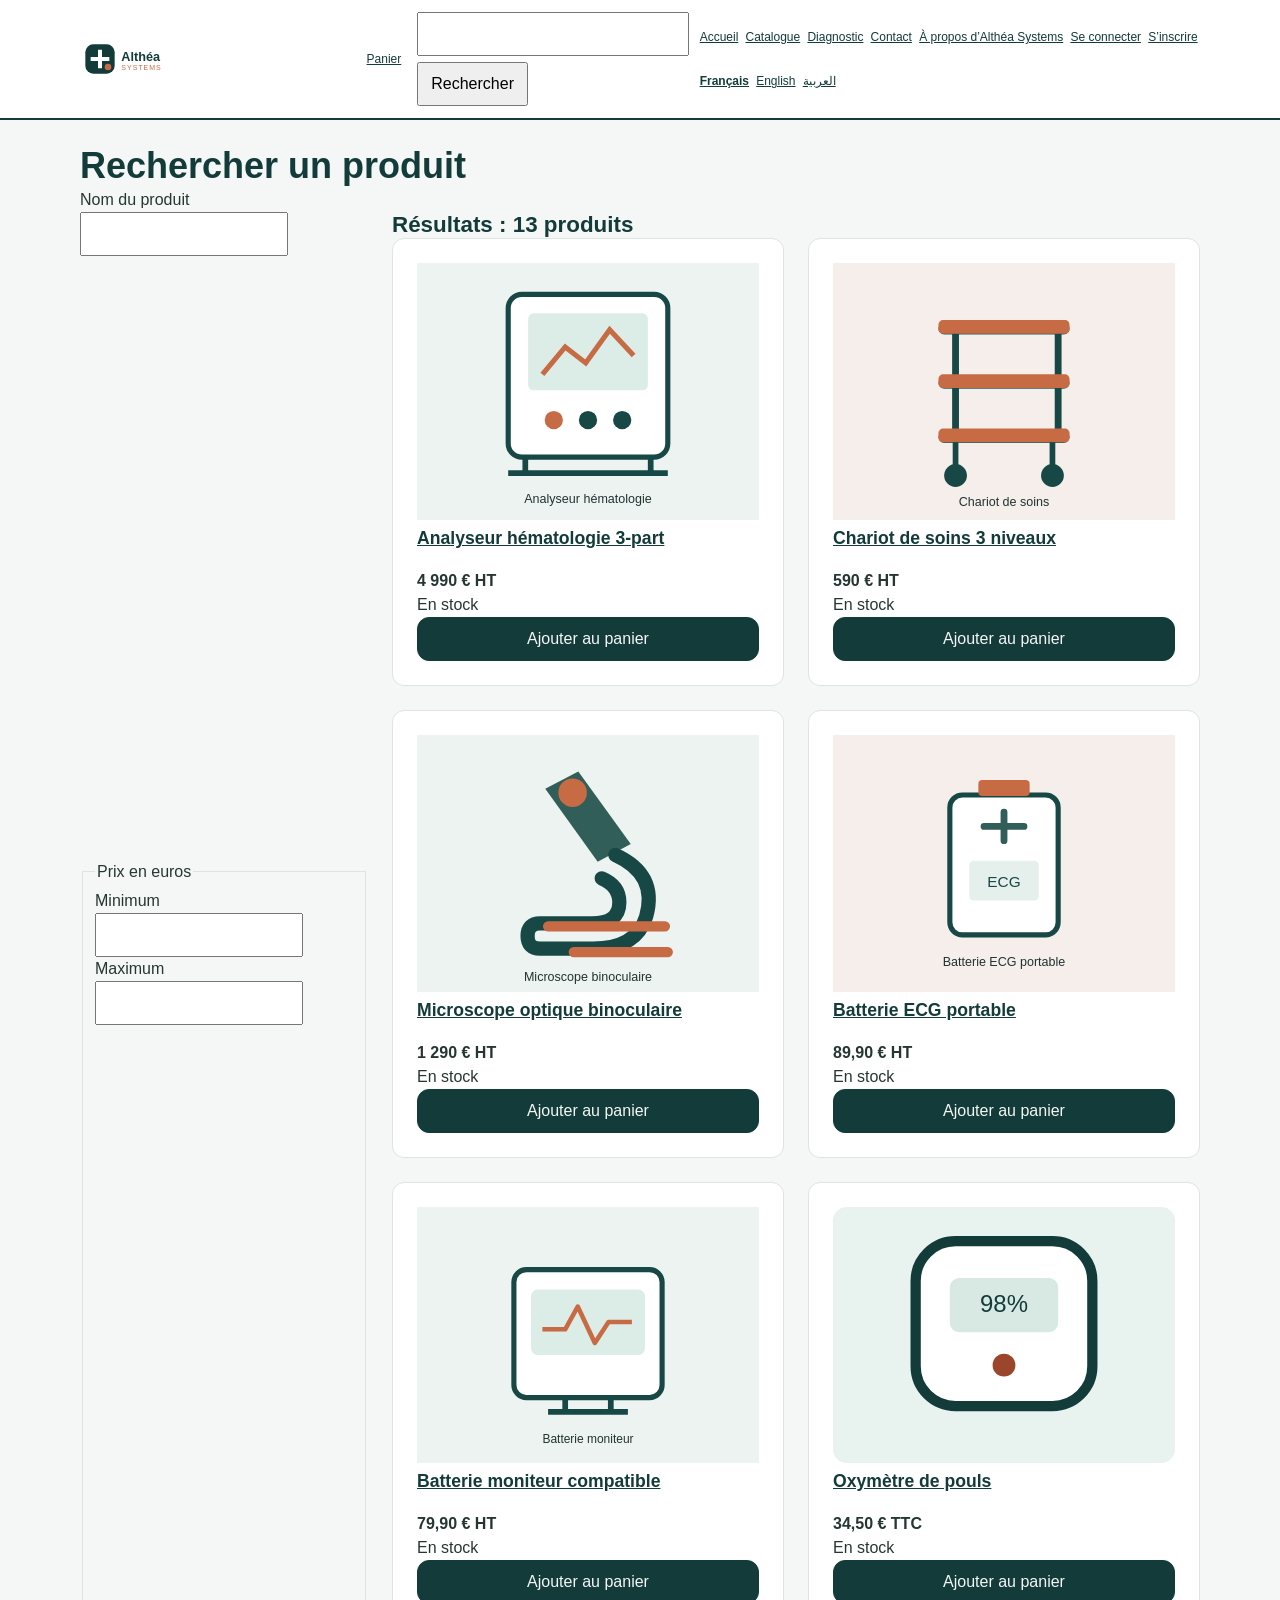
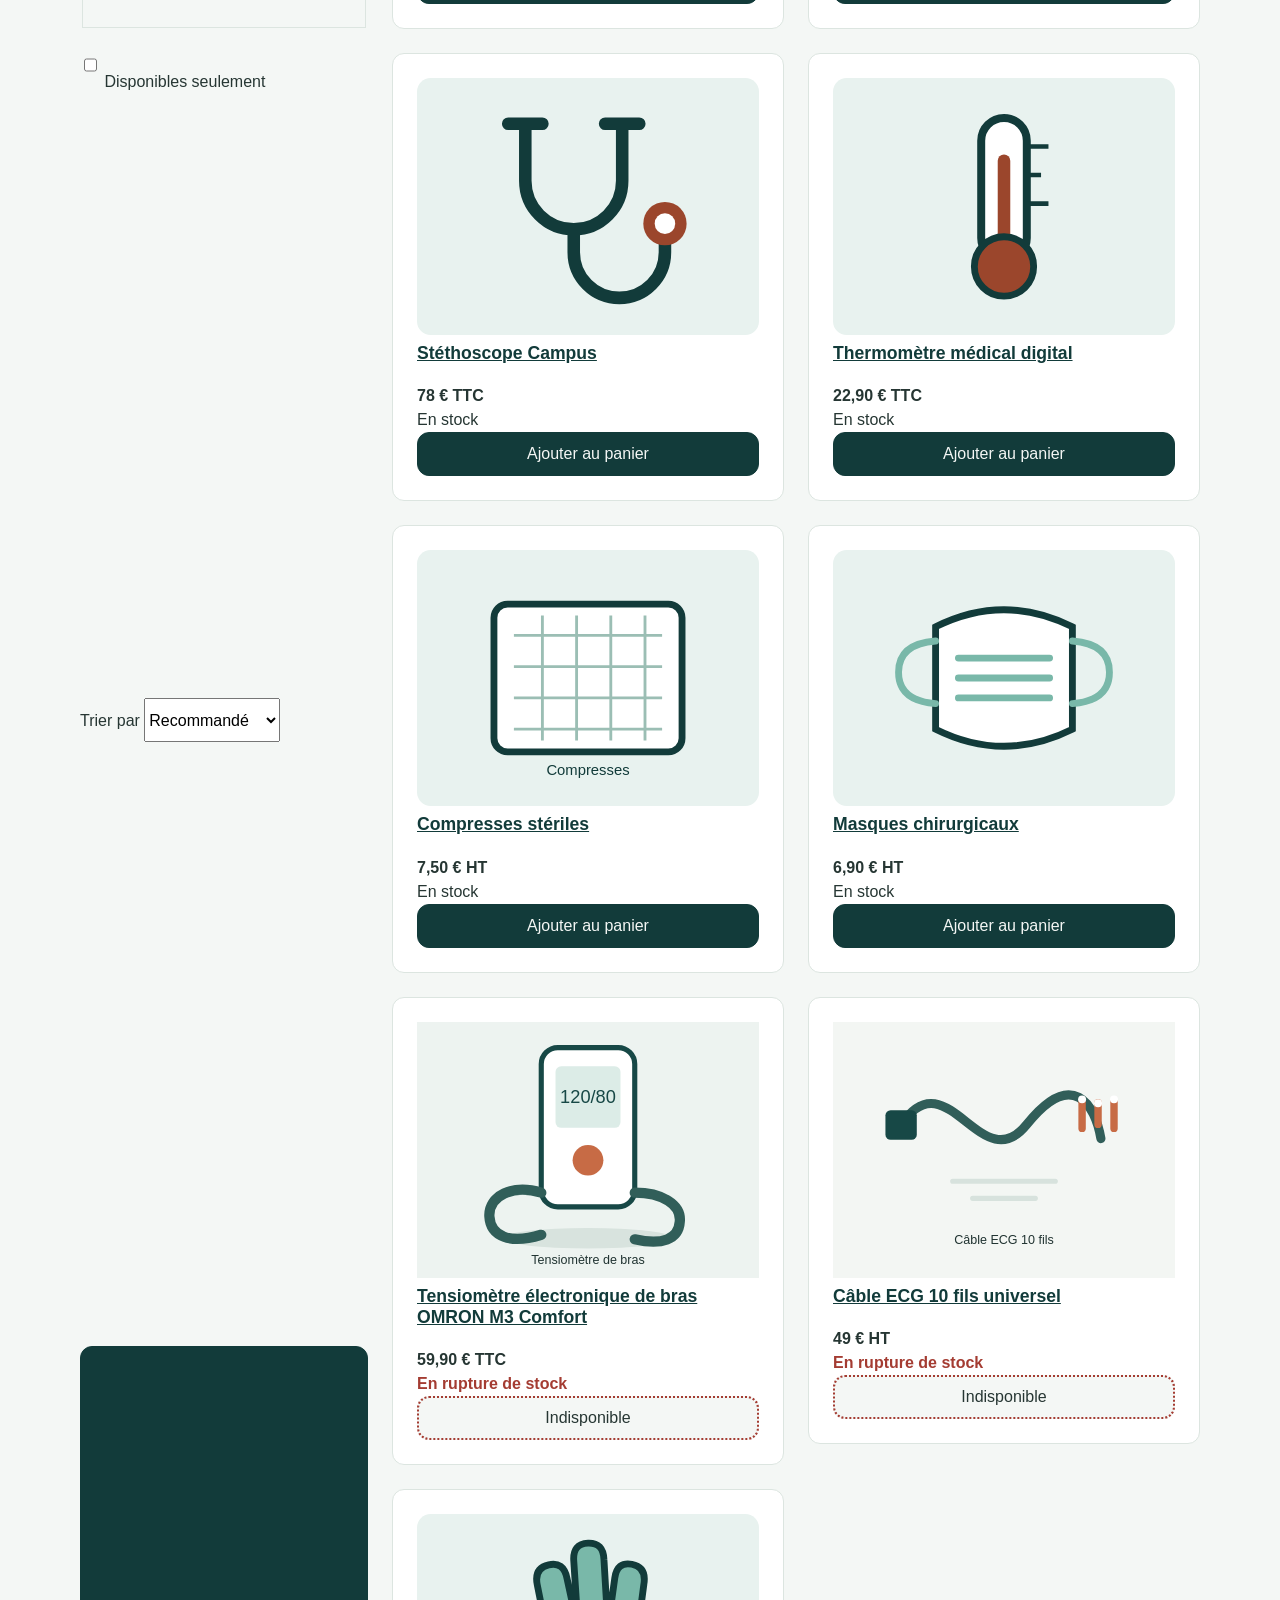
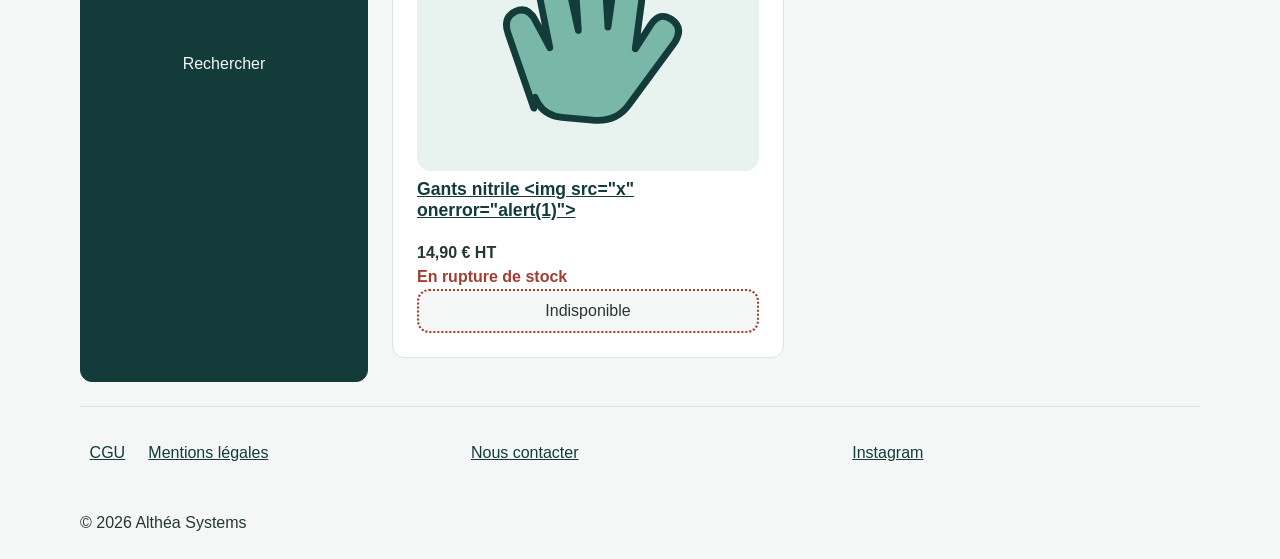
<file: recherche.html>
<!doctype html>
<html lang="fr">
  <head>
    <meta charset="utf-8">
    <meta http-equiv="Content-Security-Policy" content="default-src 'self'; img-src 'self' data:; style-src 'self'; script-src 'self'; object-src 'none'; base-uri 'self'; form-action 'self'">
    <meta name="referrer" content="strict-origin-when-cross-origin">
    <meta name="viewport" content="width=device-width, initial-scale=1">
    <meta name="description" content="Recherchez par produit, prix et catégorie.">
    <link rel="icon" href="img/favicon.svg" type="image/svg+xml">
    <link rel="stylesheet" href="css/variables.css">
    <link rel="stylesheet" href="css/style.css">
    <title>
      Recherche - Althéa Systems
    </title>
      <script type="module" src="js/main.js"></script>
  </head>
  <body>
    <a class="evitement" href="#contenu">
      Aller au contenu
    </a>
    <header class="entete">
      <a class="logo" href="index.html">
        <img src="img/logo.svg" alt="Althéa Systems, accueil" width="180" height="48">
      </a>
      <a class="panier" href="panier.html">
        Panier
        <span class="visuellement-cache">(0 article)</span>
      </a>
      <button class="menu-bouton" type="button" aria-expanded="true" aria-controls="menu-principal">
        Menu
      </button>
      <form class="recherche" role="search" action="recherche.html" method="get">
        <label for="q">
          Rechercher un produit
        </label>
        <input id="q" name="q" type="search">
        <button type="submit">
          Rechercher
        </button>
      </form>
      <nav class="menu" id="menu-principal" aria-label="Menu principal">
        <ul class="liste-reset">
          <li>
            <a href="index.html">
              Accueil
            </a>
          </li>
          <li>
            <a href="catalogue.html">
              Catalogue
            </a>
          </li>
          <li>
            <a href="categorie.html">
              Diagnostic
            </a>
          </li>
          <li>
            <a href="index.html#contact">
              Contact
            </a>
          </li>
          <li>
            <a href="index.html#presentation">
              À propos d’Althéa Systems
            </a>
          </li>
          <li>
            <a href="connexion.html">
              Se connecter
            </a>
          </li>
          <li>
            <a href="inscription.html">
              S’inscrire
            </a>
          </li>
        </ul>
        <ul class="langues liste-reset" aria-label="Choisir une langue">
          <li><a href="recherche.html" lang="fr" hreflang="fr" aria-current="true">Français</a></li>
          <li><a href="en/recherche.html" lang="en" hreflang="en">English</a></li>
          <li><a href="ar/recherche.html" lang="ar" hreflang="ar" dir="rtl">العربية</a></li>
        </ul>
      </nav>
    </header>
    <main id="contenu" class="page">
      <h1>
        Rechercher un produit
      </h1>
      <div class="recherche-avancee">
        <form class="filtres" action="recherche.html" method="get">
          <p>
            <label for="titre">Nom du produit</label>
            <input id="titre" name="titre" type="search">
          </p>
          <fieldset>
            <legend>Prix en euros</legend>
            <p><label for="prixMin">Minimum</label><input id="prixMin" name="prixMin" type="number" min="0"></p>
            <p><label for="prixMax">Maximum</label><input id="prixMax" name="prixMax" type="number" min="0"></p>
          </fieldset>
          <p>
            <input id="disponible" name="disponible" value="oui" type="checkbox">
            <label for="disponible">Disponibles seulement</label>
          </p>
          <p>
            <label for="tri">Trier par</label>
            <select id="tri" name="tri">
              <option value="recommande">Recommandé</option>
              <option value="prix-croissant">Prix croissant</option>
              <option value="prix-decroissant">Prix décroissant</option>
            </select>
          </p>
          <button class="btn" type="submit">Rechercher</button>
        </form>
        <section class="resultats">
          <h2 id="titre-resultats">Résultats</h2>
          <p id="aucun-resultat" hidden>Aucun produit ne correspond à votre recherche.</p>
          <p id="message-recherche" aria-live="polite"></p>
          <ul id="resultats-produits" class="produits liste-reset"></ul>
          <nav class="pagination" aria-label="Pages de résultats">
            <ul class="liste-reset">
              <li><a href="recherche.html?page=1" aria-current="page">1</a></li>
              <li><a href="recherche.html?page=2">2</a></li>
              <li><a href="recherche.html?page=3">3</a></li>
              <li><a href="recherche.html?page=2">Suivant</a></li>
            </ul>
          </nav>
        </section>
      </div>
    </main>
    <footer class="pied page">
      <nav aria-label="Informations légales">
        <ul class="liste-reset">
          <li>
            <a href="index.html#cgu">
              CGU
            </a>
          </li>
          <li>
            <a href="index.html#mentions">
              Mentions légales
            </a>
          </li>
        </ul>
      </nav>
      <nav id="contact" aria-label="Contact">
        <ul class="liste-reset">
          <li>
            <a href="index.html#contact">
              Nous contacter
            </a>
          </li>
        </ul>
      </nav>
      <nav aria-label="Réseaux sociaux">
        <ul class="liste-reset">
          <li>
            <a href="https://www.instagram.com/" target="_blank" rel="noopener noreferrer">
              Instagram
              <span class="visuellement-cache">
                (nouvel onglet)
              </span>
            </a>
          </li>
        </ul>
      </nav>
      <p>
        © 2026 Althéa Systems
      </p>
    </footer>
  </body>
</html>
</file>
<file: css/variables.css>
/* Contrastes minimums : texte 11,74:1, liens 9,04:1, boutons 10,75:1, accent 5,89:1. */
:root {
  color-scheme: light dark;
  --fond: #f4f7f5;
  --surface: #ffffff;
  --texte: #263633;
  --primaire: #123b3a;
  --accent: #9b462c;
  --alerte: #a43c32;
  --bordure: #dce5e0;
  --espace: 1rem;
  --petit-espace: 0.5rem;
  --rayon: 0.75rem;
  --largeur-page: 70rem;
  --cible: 44px;
  --texte-image: #ffffff;
}

@media (min-width: 48rem) {
  :root { --espace: 1.25rem; }
}

@media (min-width: 64rem) {
  :root { --espace: 1.5rem; }
}

@media (prefers-color-scheme: dark) {
  :root {
    --fond: #171b1a;
    --surface: #242a28;
    --texte: #f1f3f2;
    --primaire: #a6d5ca;
    --accent: #f0a27a;
    --alerte: #ff9288;
    --bordure: #4b5652;
  }
}
</file>
<file: css/style.css>
/* Base */
*,*::before,*::after {
  box-sizing:border-box
}
body,h1,h2,h3,p,ul,ol,dl,dd {
  margin:0
}
body {
  background:var(--fond);
  color:var(--texte);
  font-family:Arial,sans-serif;
  font-size:1rem;
  line-height:1.5
}
h1,h2,h3 {
  color:var(--primaire);
  line-height:1.2
}
h1 {
  font-size:clamp(1.6rem,4vw,2.25rem)
}
h2 {
  font-size:1.4rem
}
h3 {
  font-size:1.1rem
}
p {
  max-width:68ch
}
a {
  color:var(--primaire)
}
img {
  display:block;
  max-width:100%;
  height:auto
}
input,button,select {
  font:inherit
}
button,.btn {
  min-height:var(--cible)
}
button {
  cursor:pointer
}
.page {
  width:min(calc(100% - 2rem),var(--largeur-page));
  margin-inline:auto
}
main.page {
  padding-block:var(--espace)
}
section {
  margin-block:var(--espace)
}
.liste-reset {
  margin:0;
  padding:0;
  list-style:none
}
.evitement {
  position:absolute;
  top:-5rem;
  left:1rem;
  z-index:10;
  padding:.5rem;
  background:var(--surface)
}
.evitement:focus {
  top:.5rem
}
.visuellement-cache {
  position:absolute;
  width:1px;
  height:1px;
  padding:0;
  margin:-1px;
  overflow:hidden;
  clip:rect(0,0,0,0);
  white-space:nowrap;
  border:0
}
:focus-visible {
  outline:3px solid var(--accent);
  outline-offset:3px
}
/* En-tête */
.entete {
  display:flex;
  flex-wrap:wrap;
  align-items:center;
  gap:.5rem 1rem;
  padding:.75rem max(1rem,calc((100% - var(--largeur-page))/2));
  background:var(--surface);
  border-bottom:2px solid var(--primaire)
}
.logo {
  display:inline-flex;
  align-items:center;
  min-height:var(--cible);
  margin-inline-end:auto;
  padding:.25rem;
  background:#fff;
  border-radius:.4rem
}
.logo img {
  width:auto;
  height:40px
}
.panier {
  position:relative;
  display:inline-flex;
  align-items:center;
  padding-inline-end:.85rem
}
.panier::after {
  position:absolute;
  top:50%;
  right:0;
  width:8px;
  height:8px;
  display:none;
  content:"";
  background:var(--alerte);
  border-radius:50%;
  transform:translateY(-50%)
}
.panier.a-des-articles::after {
  display:block
}
.panier,.menu-bouton {
  min-height:var(--cible);
  padding:.5rem
}
.recherche {
  display:flex;
  flex-wrap:wrap;
  align-items:center;
  gap:.4rem;
  flex-basis:100%
}
.recherche input {
  min-width:0;
  min-height:var(--cible);
  flex:1 1 10rem
}
.recherche button {
  padding-inline:.75rem
}
.menu {
  flex-basis:100%
}
.entete.menu-ferme .menu {
  display:none
}
.menu ul {
  display:flex;
  flex-wrap:wrap;
  align-items:center;
  gap:.25rem
}
.menu a {
  display:inline-flex;
  align-items:center;
  min-height:var(--cible);
  padding:.4rem .6rem
}
.langues {
  display:flex;
  flex-wrap:wrap;
  gap:.25rem
}
.langues a {
  display:inline-flex;
  align-items:center;
  min-height:var(--cible);
  padding:.4rem .6rem
}
.langues [aria-current] {
  font-weight:bold
}
/* Carrousel et pastilles */
.carrousel {
  margin-block:var(--espace)
}
.carrousel ul.defile {
  display:grid;
  grid-auto-flow:column;
  grid-auto-columns:100%;
  gap:.75rem;
  overflow-x:auto;
  scroll-snap-type:x mandatory;
  overscroll-behavior-inline:contain
}
.carrousel li {
  display:grid;
  grid-template:1fr/1fr;
  scroll-snap-align:start
}
.carrousel picture,.carrousel img,.slide-texte {
  grid-area:1/1
}
.carrousel img {
  width:100%;
  aspect-ratio:16/9;
  object-fit:cover
}
.slide-texte {
  z-index:1;
  align-self:end;
  padding:1rem;
  color:var(--texte-image);
  background:linear-gradient(transparent,rgb(0 0 0/.78))
}
.slide-texte a {
  display:inline-flex;
  align-items:center;
  min-height:var(--cible);
  color:#fff
}
.pastilles {
  display:flex;
  gap:.5rem;
  justify-content:center;
  margin-block:.75rem
}
.pastilles a {
  display:grid;
  place-items:center;
  width:var(--cible);
  height:var(--cible)
}
.pastilles a::before {
  width:12px;
  height:12px;
  content:"";
  border:2px solid var(--primaire);
  border-radius:50%
}
.pastilles a[aria-current]::before {
  background:var(--primaire);
  transform:scale(1.2)
}
.carrousel-boutons {
  display:flex;
  justify-content:center;
  gap:.5rem
}
.carrousel-boutons button {
  min-height:var(--cible);
  padding:.5rem .75rem
}
/* Filtres du catalogue */
.filtre {
  display:flex;
  flex-wrap:wrap;
  align-items:center;
  gap:.5rem var(--espace);
  margin-block:var(--espace)
}
.filtre label,.filtre-case {
  display:inline-flex;
  align-items:center;
  min-height:var(--cible);
  gap:.5rem
}
.filtre input[type="checkbox"] {
  width:1.25rem;
  height:1.25rem
}
.filtre select {
  min-height:var(--cible);
  padding:.4rem;
  color:var(--texte);
  background:var(--surface);
  border:1px solid var(--bordure);
  border-radius:.25rem
}
/* Catégories et produits */
.categories ul {
  display:grid;
  grid-template-columns:repeat(auto-fit,minmax(min(100%,9rem),1fr));
  gap:var(--espace)
}
.categories a {
  display:block;
  padding:.75rem;
  background:var(--surface);
  border-radius:var(--rayon)
}
.categories img {
  width:100%;
  aspect-ratio:4/3;
  object-fit:cover
}
.produits {
  display:grid;
  grid-template-columns:minmax(0,1fr);
  gap:var(--espace)
}
.top-produits .produits {
  display:flex;
  flex-wrap:wrap
}
.top-produits .produits>li {
  flex:1 1 14rem;
  min-width:0
}
.produit {
  display:flex;
  min-width:0;
  flex-direction:column;
  padding:var(--espace);
  background:var(--surface);
  border:1px solid var(--bordure);
  border-radius:var(--rayon)
}
.produit img {
  width:100%;
  aspect-ratio:4/3;
  object-fit:contain
}
.produit h3 {
  margin-block:.5rem
}
.produit .prix {
  margin-block-start:auto;
  padding-block-start:.75rem;
  font-weight:bold
}
.stock-rupture {
  color:var(--alerte);
  font-weight:bold
}
/* Bandeau et fiche */
.bandeau {
  display:grid;
  min-height:12rem
}
.bandeau>* {
  grid-area:1/1
}
.bandeau img {
  width:100%;
  height:100%;
  aspect-ratio:16/9;
  object-fit:cover
}
.bandeau h1 {
  align-self:end;
  padding:1rem;
  color:#fff;
  background:linear-gradient(transparent,rgb(0 0 0/.78))
}
.fiche {
  display:grid;
  grid-template-columns:minmax(0,1fr);
  grid-template-areas:"images""infos""description";
  gap:var(--espace)
}
.fiche-images {
  grid-area:images;
  min-width:0
}
.fiche-infos {
  grid-area:infos
}
.fiche-description {
  grid-area:description
}
.defile.galerie {
  display:grid;
  grid-auto-flow:column;
  grid-auto-columns:85%;
  gap:var(--espace);
  overflow-x:auto;
  scroll-snap-type:x mandatory
}
.defile.galerie li {
  min-width:0;
  scroll-snap-align:start
}
.defile.galerie li[hidden] {
  display:none
}
.defile.galerie img {
  width:100%;
  aspect-ratio:4/3;
  object-fit:contain;
  background:var(--surface)
}
.prix-fiche {
  margin-block:.75rem;
  font-size:1.75rem;
  font-weight:bold
}
.achat {
  display:grid;
  gap:.5rem
}
.achat input {
  max-width:7rem;
  min-height:var(--cible)
}
.btn {
  display:inline-flex;
  align-items:center;
  justify-content:center;
  padding:.5rem 1rem;
  color:var(--fond);
  background:var(--primaire);
  border:1px solid var(--primaire);
  border-radius:var(--rayon);
  text-decoration:none
}
.btn:disabled {
  color:var(--texte);
  background:var(--fond);
  border:2px dotted var(--alerte);
  cursor:not-allowed
}
.caracteristiques dl {
  display:grid;
  grid-template-columns:minmax(8rem,.8fr) minmax(0,1fr);
  gap:.4rem .75rem
}
.caracteristiques dt {
  font-weight:bold
}
.fil-ariane ol {
  display:flex;
  flex-wrap:wrap;
  gap:.25rem
}
.fil-ariane li+li::before {
  content:"› "
}
.fil-ariane [aria-current=page] {
  font-weight:bold
}
/* Tableau défilant */
.defile-tableau {
  max-width:100%;
  overflow-x:auto
}
.formats {
  width:100%;
  min-width:32rem;
  border-collapse:collapse
}
.formats th,.formats td {
  padding:.65rem;
  border:1px solid var(--bordure);
  text-align:start
}
.formats thead th {
  color:var(--fond);
  background:var(--primaire)
}
.formats tbody tr:nth-child(even) {
  background:var(--surface)
}
.formats tbody th {
  position:sticky;
  inset-inline-start:0;
  background:var(--surface)
}
/* Formulaires et résultats */
.formulaire {
  display:grid;
  gap:1rem;
  width:min(100%,30rem)
}
.formulaire label {
  display:block;
  font-weight:bold
}
.formulaire input {
  width:100%;
  min-height:var(--cible);
  padding:.5rem;
  border:1px solid var(--bordure);
  border-radius:.25rem
}
.formulaire input[type=checkbox] {
  width:auto;
  min-height:var(--cible)
}
.formulaire input:user-invalid {
  border:2px solid var(--alerte)
}
.formulaire input:user-invalid~.erreur {
  display:block
}
.aide {
  font-size:.9rem
}
.erreur {
  display:none;
  color:var(--alerte)
}
.recherche-avancee {
  display:grid;
  gap:var(--espace)
}
.filtres {
  display:grid;
  gap:.75rem
}
.filtres fieldset {
  border:1px solid var(--bordure)
}
.filtres input,.filtres select {
  min-height:var(--cible)
}
.pagination ul {
  display:flex;
  flex-wrap:wrap;
  justify-content:center;
  gap:.5rem
}
.pagination a {
  display:inline-flex;
  align-items:center;
  justify-content:center;
  min-width:var(--cible);
  min-height:var(--cible);
  padding:.4rem;
  border:1px solid var(--bordure)
}
.pagination [aria-current=page] {
  color:var(--fond);
  background:var(--primaire)
}
/* Pied de page */
.pied {
  display:none;
  padding-block:var(--espace);
  border-top:1px solid var(--bordure)
}
.pied nav ul {
  display:flex;
  flex-wrap:wrap;
  gap:.25rem
}
.pied a {
  display:inline-flex;
  align-items:center;
  min-height:var(--cible);
  padding:.4rem .6rem
}
.pied>p {
  margin-block-start:.75rem
}
@media (max-width:47.999rem) {
  .carrousel li:first-child img {
    aspect-ratio:1/1;
    object-fit:cover
  }
}
@media (min-width:48rem) {
  .menu-bouton {
    display:none
  }
  .entete.menu-ferme .menu {
    display:block
  }
  .recherche {
    flex-basis:20rem
  }
  .menu {
    flex-basis:100%;
    display:block
  }
  .produits {
    grid-template-columns:repeat(auto-fill,minmax(min(100%,16rem),1fr))
  }
  .recherche-avancee {
    grid-template-columns:minmax(0,18rem) minmax(0,1fr)
  }

}
@media (min-width:64rem) {
  .entete {
    flex-wrap:nowrap;
    gap:.5rem
  }
  .logo img {
    height:32px
  }
  .panier,.menu a {
    font-size:.75rem
  }
  .menu a {
    padding:.25rem .15rem
  }
  .recherche {
    flex:0 1 17rem
  }
  .recherche label {
    position:absolute;
    width:1px;
    height:1px;
    overflow:hidden;
    clip:rect(0,0,0,0);
    white-space:nowrap
  }
  .menu ul {
    gap:.15rem
  }
  .menu {
    flex:0 1 auto
  }
  .fiche {
    grid-template-columns:minmax(0,1fr) minmax(18rem,.8fr);
    grid-template-areas:"images infos""description infos"
  }
  .pied {
    display:grid;
    grid-template-columns:repeat(3,minmax(0,1fr));
    gap:var(--espace)
  }
  .pied>p {
    grid-column:1/-1
  }

}
@media (max-width:20rem) {
  body {
    overflow-wrap:anywhere
  }

}
@media (prefers-reduced-motion:no-preference) {
  .produit {
    transition:transform .2s ease,box-shadow .2s ease
  }
  .produit:hover,.produit:focus-within {
    transform:translateY(-4px);
    box-shadow:0 6px 16px rgb(0 0 0/.15)
  }
  .btn {
    transition:background-color .2s ease
  }
  .btn:hover:not(:disabled) {
    background:var(--accent)
  }

}

@media print {
  body { color:#000; background:#fff; font-size:12pt }
  .evitement,.menu-bouton,.menu,.recherche,.panier,.achat,.pastilles,
  .carrousel-boutons,.top-produits,.fil-ariane,.pied,.langues { display:none!important }
  .page { width:100%; margin:0 }
  .fiche { display:block }
  .fiche-images,.fiche-infos,.fiche-description { margin-block:1rem }
  .defile.galerie { display:block; overflow:visible }
  .defile.galerie li { display:none }
  .defile.galerie li:first-child { display:block }
  .defile.galerie img { max-width:12cm }
  .caracteristiques,.tailles,.formats tr { break-inside:avoid }
  a { color:#000 }
  a[href^="http"]::after { content:" (" attr(href) ")"; font-size:9pt }
}


.avis-liste li {
  padding-block: .75rem;
  border-block-start: 1px solid var(--bordure)
}

#lignes-panier>li {
  margin-block:var(--espace);
  padding:var(--espace);
  background:var(--surface);
  border:1px solid var(--bordure);
  border-radius:var(--rayon)
}
#lignes-panier input {
  min-height:var(--cible);
  max-width:7rem
}
</file>
